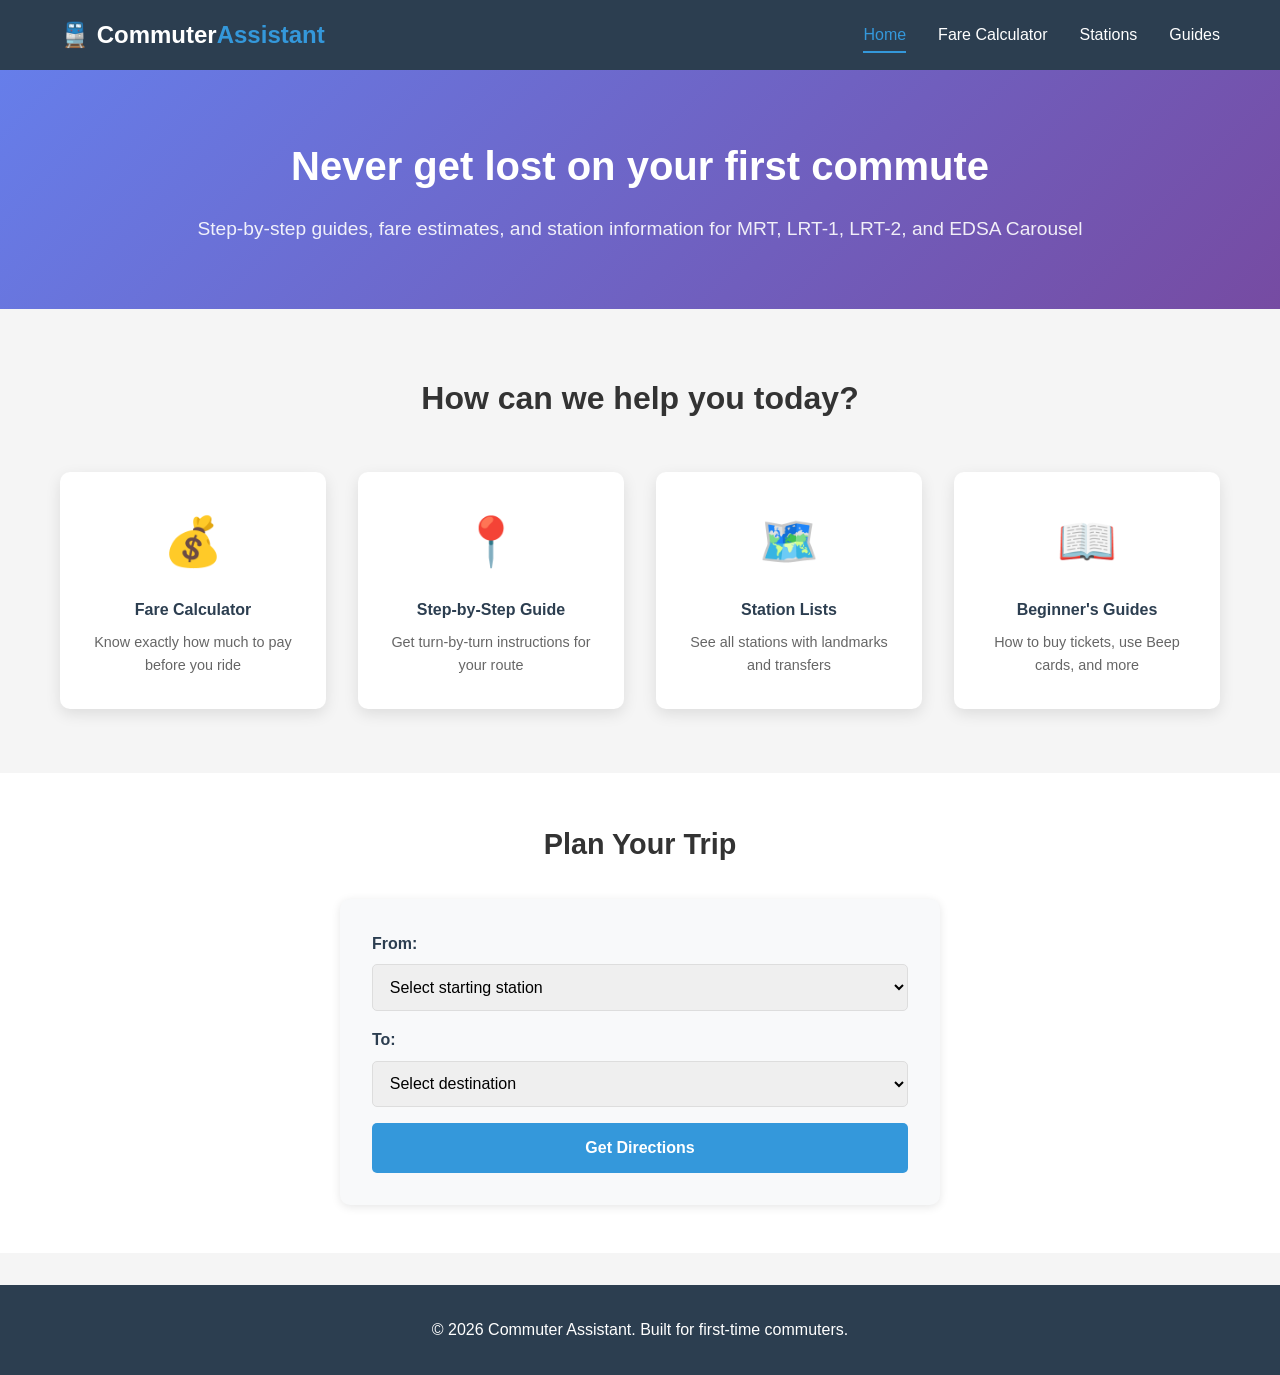
<file: index.html>
<!DOCTYPE html>
<html lang="en">
<head>
    <meta charset="UTF-8">
    <meta name="viewport" content="width=device-width, initial-scale=1.0">
    <title>Commuter Assistant | First-Time Commute Guide</title>
    <link rel="stylesheet" href="css/style.css">
</head>
<body>
    <header>
        <nav class="navbar">
            <div class="container">
                <h1 class="logo">🚆 Commuter<span>Assistant</span></h1>
                <ul class="nav-menu">
                    <li><a href="index.html" class="active">Home</a></li>
                    <li><a href="fare.html">Fare Calculator</a></li>
                    <li><a href="stations.html">Stations</a></li>
                    <li><a href="guides.html">Guides</a></li>
                </ul>
            </div>
        </nav>
    </header>

    <main>
        <section class="hero">
            <div class="container">
                <h2>Never get lost on your first commute</h2>
                <p>Step-by-step guides, fare estimates, and station information for MRT, LRT-1, LRT-2, and EDSA Carousel</p>
            </div>
        </section>

        <section class="features">
            <div class="container">
                <h3>How can we help you today?</h3>
                
                <div class="feature-grid">
                    <div class="feature-card" onclick="window.location.href='fare.html'">
                        <div class="feature-icon">💰</div>
                        <h4>Fare Calculator</h4>
                        <p>Know exactly how much to pay before you ride</p>
                    </div>

                    <div class="feature-card" onclick="window.location.href='#'" id="step-by-step-card">
                        <div class="feature-icon">📍</div>
                        <h4>Step-by-Step Guide</h4>
                        <p>Get turn-by-turn instructions for your route</p>
                    </div>

                    <div class="feature-card" onclick="window.location.href='stations.html'">
                        <div class="feature-icon">🗺️</div>
                        <h4>Station Lists</h4>
                        <p>See all stations with landmarks and transfers</p>
                    </div>

                    <div class="feature-card" onclick="window.location.href='guides.html'">
                        <div class="feature-icon">📖</div>
                        <h4>Beginner's Guides</h4>
                        <p>How to buy tickets, use Beep cards, and more</p>
                    </div>
                </div>
            </div>
        </section>

        <section class="quick-planner">
            <div class="container">
                <h3>Plan Your Trip</h3>
                <div class="planner-box">
                    <form id="trip-form">
                        <div class="form-group">
                            <label for="from-station">From:</label>
                            <select id="from-station" required>
                                <option value="">Select starting station</option>
                            </select>
                        </div>

                        <div class="form-group">
                            <label for="to-station">To:</label>
                            <select id="to-station" required>
                                <option value="">Select destination</option>
                            </select>
                        </div>

                        <button type="submit" class="btn-primary">Get Directions</button>
                    </form>

                    <div id="trip-result" class="trip-result" style="display: none;">
                        <!-- Results will appear here -->
                    </div>
                </div>
            </div>
        </section>
    </main>

    <footer>
        <div class="container">
            <p>&copy; 2026 Commuter Assistant. Built for first-time commuters.</p>
        </div>
    </footer>

    <script src="js/data.js"></script>
    <script src="js/main.js"></script>
</body>
</html>
</file>
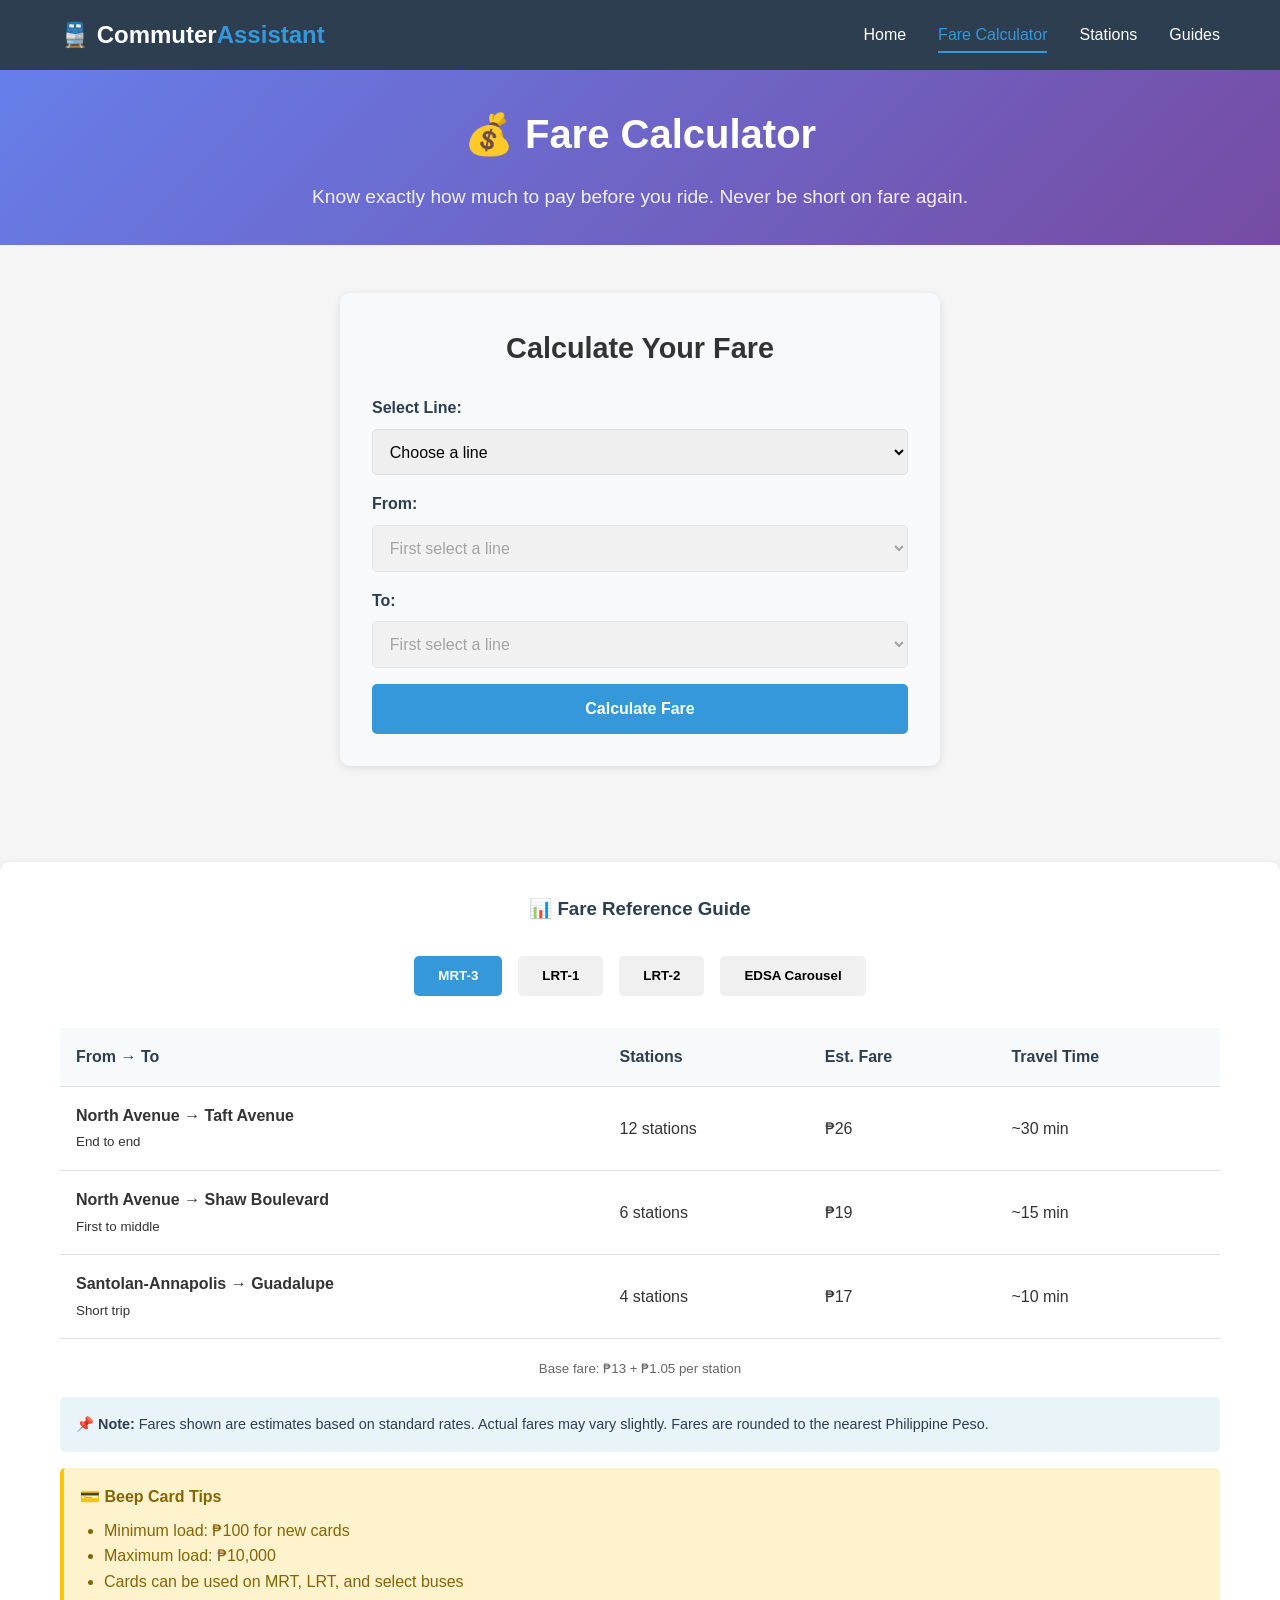
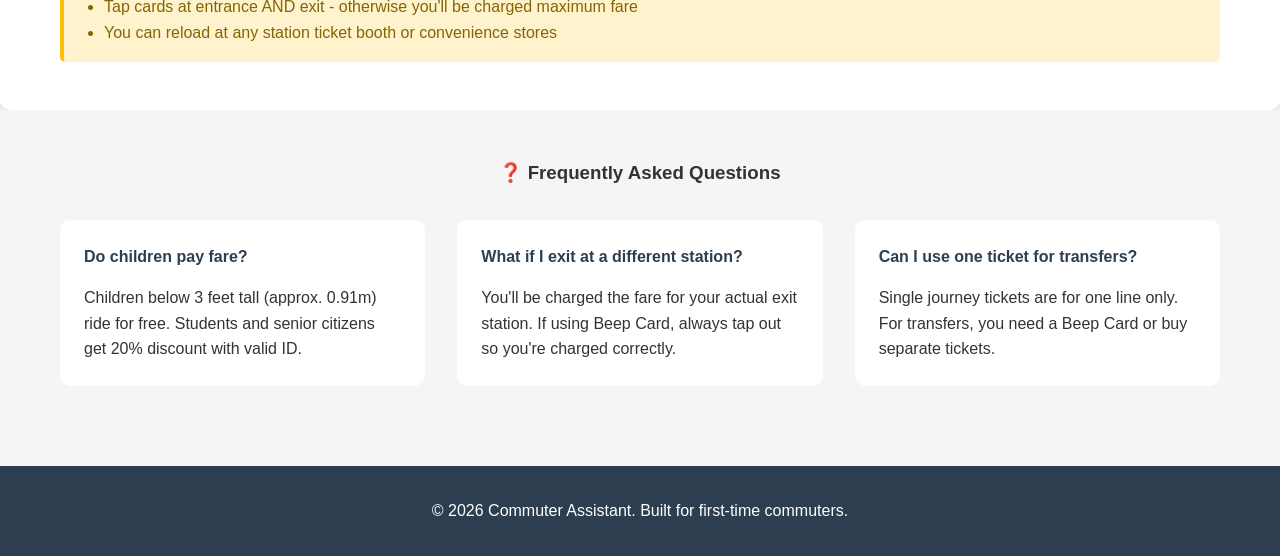
<file: fare.html>
<!DOCTYPE html>
<html lang="en">
<head>
    <meta charset="UTF-8">
    <meta name="viewport" content="width=device-width, initial-scale=1.0">
    <title>Fare Calculator | Commuter Assistant</title>
    <link rel="stylesheet" href="css/style.css">
    <style>
        /* Additional styles specific to fare calculator */
        .fare-matrix {
            margin-top: 3rem;
            background: white;
            padding: 2rem;
            border-radius: 10px;
            box-shadow: 0 2px 10px rgba(0,0,0,0.1);
        }

        .fare-matrix h3 {
            text-align: center;
            margin-bottom: 2rem;
            color: #2c3e50;
        }

        .line-tabs {
            display: flex;
            justify-content: center;
            gap: 1rem;
            margin-bottom: 2rem;
            flex-wrap: wrap;
        }

        .line-tab {
            padding: 0.8rem 1.5rem;
            background: #f0f0f0;
            border: none;
            border-radius: 5px;
            cursor: pointer;
            font-weight: 600;
            transition: all 0.3s;
        }

        .line-tab:hover {
            background: #e0e0e0;
        }

        .line-tab.active {
            background: #3498db;
            color: white;
        }

        .fare-table {
            width: 100%;
            border-collapse: collapse;
            margin-top: 1rem;
        }

        .fare-table th,
        .fare-table td {
            padding: 1rem;
            text-align: left;
            border-bottom: 1px solid #ddd;
        }

        .fare-table th {
            background: #f8f9fa;
            font-weight: 600;
            color: #2c3e50;
        }

        .fare-table tr:hover {
            background: #f5f5f5;
        }

        .fare-note {
            margin-top: 1rem;
            padding: 1rem;
            background: #e8f4f8;
            border-radius: 5px;
            font-size: 0.9rem;
            color: #2c3e50;
        }

        .recent-searches {
            margin-top: 2rem;
            padding: 1rem;
            background: #f8f9fa;
            border-radius: 5px;
        }

        .recent-search-item {
            padding: 0.5rem;
            border-bottom: 1px solid #eee;
            cursor: pointer;
            transition: background 0.3s;
        }

        .recent-search-item:hover {
            background: #e8f4f8;
        }

        .recent-search-item:last-child {
            border-bottom: none;
        }

        .fare-breakdown {
            background: white;
            padding: 1.5rem;
            border-radius: 5px;
            margin-top: 1rem;
        }

        .fare-breakdown p {
            margin: 0.5rem 0;
            display: flex;
            justify-content: space-between;
            border-bottom: 1px dashed #ddd;
            padding-bottom: 0.5rem;
        }

        .fare-breakdown .total {
            font-size: 1.2rem;
            font-weight: bold;
            color: #27ae60;
            border-bottom: 2px solid #27ae60;
            margin-top: 1rem;
            padding-top: 0.5rem;
        }

        .beep-card-tip {
            background: #fff3cd;
            border-left: 4px solid #ffc107;
            padding: 1rem;
            margin: 1rem 0;
            border-radius: 5px;
        }

        .beep-card-tip h4 {
            color: #856404;
            margin-bottom: 0.5rem;
        }

        .beep-card-tip ul {
            margin-left: 1.5rem;
            color: #856404;
        }
    </style>
</head>
<body>
    <header>
        <nav class="navbar">
            <div class="container">
                <h1 class="logo">🚆 Commuter<span>Assistant</span></h1>
                <ul class="nav-menu">
                    <li><a href="index.html">Home</a></li>
                    <li><a href="fare.html" class="active">Fare Calculator</a></li>
                    <li><a href="stations.html">Stations</a></li>
                    <li><a href="guides.html">Guides</a></li>
                </ul>
            </div>
        </nav>
    </header>

    <main>
        <section class="hero" style="padding: 2rem 0;">
            <div class="container">
                <h2>💰 Fare Calculator</h2>
                <p>Know exactly how much to pay before you ride. Never be short on fare again.</p>
            </div>
        </section>

        <section class="quick-planner" style="background: #f5f5f5;">
            <div class="container">
                <div class="planner-box">
                    <h3 style="text-align: center; margin-bottom: 1.5rem;">Calculate Your Fare</h3>
                    
                    <form id="fare-form">
                        <div class="form-group">
                            <label for="line-select">Select Line:</label>
                            <select id="line-select" required>
                                <option value="">Choose a line</option>
                                <option value="mrt3">MRT-3</option>
                                <option value="lrt1">LRT-1</option>
                                <option value="lrt2">LRT-2</option>
                                <option value="edsacarousel">EDSA Carousel</option>
                            </select>
                        </div>

                        <div class="form-group">
                            <label for="fare-from">From:</label>
                            <select id="fare-from" required disabled>
                                <option value="">First select a line</option>
                            </select>
                        </div>

                        <div class="form-group">
                            <label for="fare-to">To:</label>
                            <select id="fare-to" required disabled>
                                <option value="">First select a line</option>
                            </select>
                        </div>

                        <button type="submit" class="btn-primary" id="calculate-btn" disabled>Calculate Fare</button>
                    </form>

                    <div id="fare-result" class="trip-result" style="display: none;">
                        <!-- Fare result will appear here -->
                    </div>
                </div>

                <!-- Recent Searches (saved in browser) -->
                <div id="recent-searches" class="recent-searches" style="display: none;">
                    <h4>🕒 Recent Calculations</h4>
                    <div id="recent-searches-list">
                        <!-- Recent searches will appear here -->
                    </div>
                </div>
            </div>
        </section>

        <!-- Fare Matrix Reference -->
        <section class="fare-matrix">
            <div class="container">
                <h3>📊 Fare Reference Guide</h3>
                
                <div class="line-tabs">
                    <button class="line-tab active" data-line="mrt3">MRT-3</button>
                    <button class="line-tab" data-line="lrt1">LRT-1</button>
                    <button class="line-tab" data-line="lrt2">LRT-2</button>
                    <button class="line-tab" data-line="edsacarousel">EDSA Carousel</button>
                </div>

                <div id="fare-reference">
                    <!-- Fare reference table will be populated by JavaScript -->
                </div>

                <div class="fare-note">
                    <strong>📌 Note:</strong> Fares shown are estimates based on standard rates. 
                    Actual fares may vary slightly. Fares are rounded to the nearest Philippine Peso.
                </div>

                <div class="beep-card-tip">
                    <h4>💳 Beep Card Tips</h4>
                    <ul>
                        <li>Minimum load: ₱100 for new cards</li>
                        <li>Maximum load: ₱10,000</li>
                        <li>Cards can be used on MRT, LRT, and select buses</li>
                        <li>Tap cards at entrance AND exit - otherwise you'll be charged maximum fare</li>
                        <li>You can reload at any station ticket booth or convenience stores</li>
                    </ul>
                </div>
            </div>
        </section>

        <!-- FAQ Section -->
        <section style="background: #f5f5f5; padding: 3rem 0;">
            <div class="container">
                <h3 style="text-align: center; margin-bottom: 2rem;">❓ Frequently Asked Questions</h3>
                
                <div style="display: grid; grid-template-columns: repeat(auto-fit, minmax(300px, 1fr)); gap: 2rem;">
                    <div style="background: white; padding: 1.5rem; border-radius: 10px;">
                        <h4 style="color: #2c3e50; margin-bottom: 1rem;">Do children pay fare?</h4>
                        <p>Children below 3 feet tall (approx. 0.91m) ride for free. Students and senior citizens get 20% discount with valid ID.</p>
                    </div>

                    <div style="background: white; padding: 1.5rem; border-radius: 10px;">
                        <h4 style="color: #2c3e50; margin-bottom: 1rem;">What if I exit at a different station?</h4>
                        <p>You'll be charged the fare for your actual exit station. If using Beep Card, always tap out so you're charged correctly.</p>
                    </div>

                    <div style="background: white; padding: 1.5rem; border-radius: 10px;">
                        <h4 style="color: #2c3e50; margin-bottom: 1rem;">Can I use one ticket for transfers?</h4>
                        <p>Single journey tickets are for one line only. For transfers, you need a Beep Card or buy separate tickets.</p>
                    </div>
                </div>
            </div>
        </section>
    </main>

    <footer>
        <div class="container">
            <p>&copy; 2026 Commuter Assistant. Built for first-time commuters.</p>
        </div>
    </footer>

    <script src="js/data.js"></script>
    <script>
        // Fare Calculator Specific JavaScript
        
        document.addEventListener('DOMContentLoaded', function() {
            // Initialize the fare calculator
            initializeFareCalculator();
            
            // Load recent searches from localStorage
            loadRecentSearches();
            
            // Setup line tabs for fare reference
            setupLineTabs();
            
            // Show default fare reference (MRT-3)
            showFareReference('mrt3');
        });

        function initializeFareCalculator() {
            const lineSelect = document.getElementById('line-select');
            const fromSelect = document.getElementById('fare-from');
            const toSelect = document.getElementById('fare-to');
            const calculateBtn = document.getElementById('calculate-btn');
            const fareForm = document.getElementById('fare-form');

            // When line is selected, populate station dropdowns
            lineSelect.addEventListener('change', function() {
                const selectedLine = this.value;
                
                if (selectedLine) {
                    // Enable dropdowns
                    fromSelect.disabled = false;
                    toSelect.disabled = false;
                    calculateBtn.disabled = false;
                    
                    // Populate stations for this line
                    populateStationDropdownsForLine(selectedLine);
                } else {
                    // Disable dropdowns
                    fromSelect.disabled = true;
                    toSelect.disabled = true;
                    calculateBtn.disabled = true;
                    
                    // Reset dropdowns
                    fromSelect.innerHTML = '<option value="">First select a line</option>';
                    toSelect.innerHTML = '<option value="">First select a line</option>';
                }
            });

            // Handle form submission
            fareForm.addEventListener('submit', function(e) {
                e.preventDefault();
                calculateFare();
            });
        }

        function populateStationDropdownsForLine(line) {
            const fromSelect = document.getElementById('fare-from');
            const toSelect = document.getElementById('fare-to');
            
            // Get stations for the selected line
            const stations = transitData[line]?.stations || [];
            
            // Clear and populate from dropdown
            fromSelect.innerHTML = '<option value="">Select starting station</option>';
            stations.forEach(station => {
                const option = document.createElement('option');
                option.value = station;
                option.textContent = station;
                fromSelect.appendChild(option);
            });
            
            // Clear and populate to dropdown (same stations)
            toSelect.innerHTML = '<option value="">Select destination</option>';
            stations.forEach(station => {
                const option = document.createElement('option');
                option.value = station;
                option.textContent = station;
                toSelect.appendChild(option);
            });
        }

        function calculateFare() {
            const line = document.getElementById('line-select').value;
            const from = document.getElementById('fare-from').value;
            const to = document.getElementById('fare-to').value;
            const resultDiv = document.getElementById('fare-result');
            
            // Validation
            if (!from || !to) {
                alert('Please select both stations');
                return;
            }
            
            if (from === to) {
                alert('Starting point and destination cannot be the same');
                return;
            }
            
            // Calculate fare
            const lineData = transitData[line];
            const fareData = fareMatrix[line];
            
            const fromIndex = lineData.stations.indexOf(from);
            const toIndex = lineData.stations.indexOf(to);
            
            const stationCount = Math.abs(toIndex - fromIndex);
            const baseFare = fareData.baseFare;
            const perStation = fareData.perStation;

            function calculateFareForLine(line, fromIndex, toIndex) {
             const fareData = fareMatrix[line];
             const stationCount = Math.abs(toIndex - fromIndex);

            if (line === "edsacarousel") {
        // Step fare: first 5 stations are base fare
             if (stationCount <= 5) {
            return fareData.baseFare; // ₱15
            } else {
            // For stations beyond 5, add perStation for extra stations
            return Math.round(fareData.baseFare + ((stationCount - 5) * fareData.perStation));
            }
         } else {
        // Linear fare for other lines
        return Math.round(fareData.baseFare + (stationCount * fareData.perStation));
    }
}
            
            // Calculate different fare types
            //const singleJourneyFare = Math.round(baseFare + (stationCount * perStation));
            // New:
            const singleJourneyFare = calculateFareForLine(line, fromIndex, toIndex);
            const beepCardFare = Math.round((baseFare + (stationCount * perStation)) * 0.95); // 5% discount estimate
            const studentFare = Math.round(singleJourneyFare * 0.8); // 20% discount
            
            // Calculate travel time estimate (approx 2-3 minutes per station)
            const travelTime = stationCount * 2.5; // minutes
            const formattedTime = travelTime < 60 ? 
                `${Math.round(travelTime)} minutes` : 
                `${Math.floor(travelTime/60)} hour ${Math.round(travelTime%60)} minutes`;
            
            // Get direction
            const direction = fromIndex < toIndex ? 
                `toward ${lineData.stations[lineData.stations.length - 1]}` : 
                `toward ${lineData.stations[0]}`;
            
            // Save to recent searches
            saveRecentSearch(line, from, to, singleJourneyFare);
            
            // Display result
            resultDiv.innerHTML = `
                <h4>🚆 Fare Result: ${from} → ${to}</h4>
                
                <div class="fare-breakdown">
                    <p><span>Distance:</span> <strong>${stationCount} station${stationCount > 1 ? 's' : ''}</strong></p>
                    <p><span>Direction:</span> <strong>${direction}</strong></p>
                    <p><span>Estimated travel time:</span> <strong>${formattedTime}</strong></p>
                    
                    <h4 style="margin-top: 1rem; color: #2c3e50;">💰 Fare Options:</h4>
                    
                    <p><span>Single Journey Ticket:</span> <strong style="color: #e67e22;">₱${singleJourneyFare}</strong></p>
                    <p><span>Beep Card (estimated):</span> <strong style="color: #27ae60;">₱${beepCardFare}</strong> <span style="font-size: 0.8rem; color: #666;">(~5% discount)</span></p>
                    <p><span>Student/Senior:</span> <strong style="color: #2980b9;">₱${studentFare}</strong> <span style="font-size: 0.8rem; color: #666;">(with valid ID)</span></p>
                    
                    <div class="total">
                        <span>Recommended load:</span> 
                        <strong>₱${Math.ceil(singleJourneyFare / 10) * 10}+</strong>
                        <span style="font-size: 0.8rem; font-weight: normal; color: #666;">(round up for buffer)</span>
                    </div>
                </div>
                
                <div style="margin-top: 1rem; padding: 1rem; background: #e8f4f8; border-radius: 5px;">
                    <p style="margin: 0; font-size: 0.9rem;">
                        <strong>💡 Tip:</strong> If using Beep Card, make sure you have at least ₱${singleJourneyFare + 20} load 
                        in case you need to transfer or take a different route.
                    </p>
                </div>
                
                <div style="margin-top: 1rem; text-align: right;">
                    <small>Fares updated: March 2026</small>
                </div>
            `;
            
            resultDiv.style.display = 'block';
            
            // Refresh recent searches
            loadRecentSearches();
        }

        function saveRecentSearch(line, from, to, fare) {
            let searches = JSON.parse(localStorage.getItem('recentFareSearches') || '[]');
            
            // Add to beginning
            searches.unshift({
                line: line,
                from: from,
                to: to,
                fare: fare,
                timestamp: new Date().toLocaleString()
            });
            
            // Keep only last 5 searches
            searches = searches.slice(0, 5);
            
            localStorage.setItem('recentFareSearches', JSON.stringify(searches));
        }

        function loadRecentSearches() {
            const searches = JSON.parse(localStorage.getItem('recentFareSearches') || '[]');
            const container = document.getElementById('recent-searches');
            const listDiv = document.getElementById('recent-searches-list');
            
            if (searches.length === 0) {
                container.style.display = 'none';
                return;
            }
            
            container.style.display = 'block';
            
            let html = '';
            searches.forEach(search => {
                const lineName = transitData[search.line]?.name || search.line;
                html += `
                    <div class="recent-search-item" onclick="quickFillSearch('${search.line}', '${search.from}', '${search.to}')">
                        <strong>${search.from} → ${search.to}</strong><br>
                        <small>${lineName} | ₱${search.fare} | ${search.timestamp}</small>
                    </div>
                `;
            });
            
            listDiv.innerHTML = html;
        }

        function quickFillSearch(line, from, to) {
            document.getElementById('line-select').value = line;
            
            // Trigger change event to load stations
            const event = new Event('change');
            document.getElementById('line-select').dispatchEvent(event);
            
            // Small delay to ensure stations are loaded
            setTimeout(() => {
                document.getElementById('fare-from').value = from;
                document.getElementById('fare-to').value = to;
                
                // Calculate fare
                calculateFare();
            }, 100);
        }

        function setupLineTabs() {
            const tabs = document.querySelectorAll('.line-tab');
            
            tabs.forEach(tab => {
                tab.addEventListener('click', function() {
                    // Remove active class from all tabs
                    tabs.forEach(t => t.classList.remove('active'));
                    
                    // Add active class to clicked tab
                    this.classList.add('active');
                    
                    // Show fare reference for selected line
                    const line = this.dataset.line;
                    showFareReference(line);
                });
            });
        }

        function showFareReference(line) {
            const referenceDiv = document.getElementById('fare-reference');
            const lineData = transitData[line];
            const fareData = fareMatrix[line];
            
            if (!lineData || !fareData) return;
            
            let html = `
                <table class="fare-table">
                    <thead>
                        <tr>
                            <th>From → To</th>
                            <th>Stations</th>
                            <th>Est. Fare</th>
                            <th>Travel Time</th>
                        </tr>
                    </thead>
                    <tbody>
            `;
            
            // Show sample routes (first to last, first to middle, etc.)
            const stations = lineData.stations;
            const samples = [
                { from: stations[0], to: stations[stations.length - 1], desc: "End to end" },
                { from: stations[0], to: stations[Math.floor(stations.length/2)], desc: "First to middle" },
                { from: stations[Math.floor(stations.length/3)], to: stations[Math.floor(stations.length*2/3)], desc: "Short trip" }
            ];
            
            samples.forEach(sample => {
                const fromIndex = stations.indexOf(sample.from);
                const toIndex = stations.indexOf(sample.to);
                const stationCount = Math.abs(toIndex - fromIndex);
                const fare = Math.round(fareData.baseFare + (stationCount * fareData.perStation));
                const travelTime = Math.round(stationCount * 2.5); // minutes
                
                html += `
                    <tr>
                        <td><strong>${sample.from}</strong> → <strong>${sample.to}</strong><br><small>${sample.desc}</small></td>
                        <td>${stationCount} stations</td>
                        <td>₱${fare}</td>
                        <td>~${travelTime} min</td>
                    </tr>
                `;
            });
            
            html += `
                    </tbody>
                </table>
                <p style="margin-top: 1rem; text-align: center; color: #666;">
                    <small>Base fare: ₱${fareData.baseFare} + ₱${fareData.perStation.toFixed(2)} per station</small>
                </p>
            `;
            
            referenceDiv.innerHTML = html;
        }

        // Make quickFillSearch available globally
        window.quickFillSearch = quickFillSearch;
    </script>
</body>
</html>
</file>
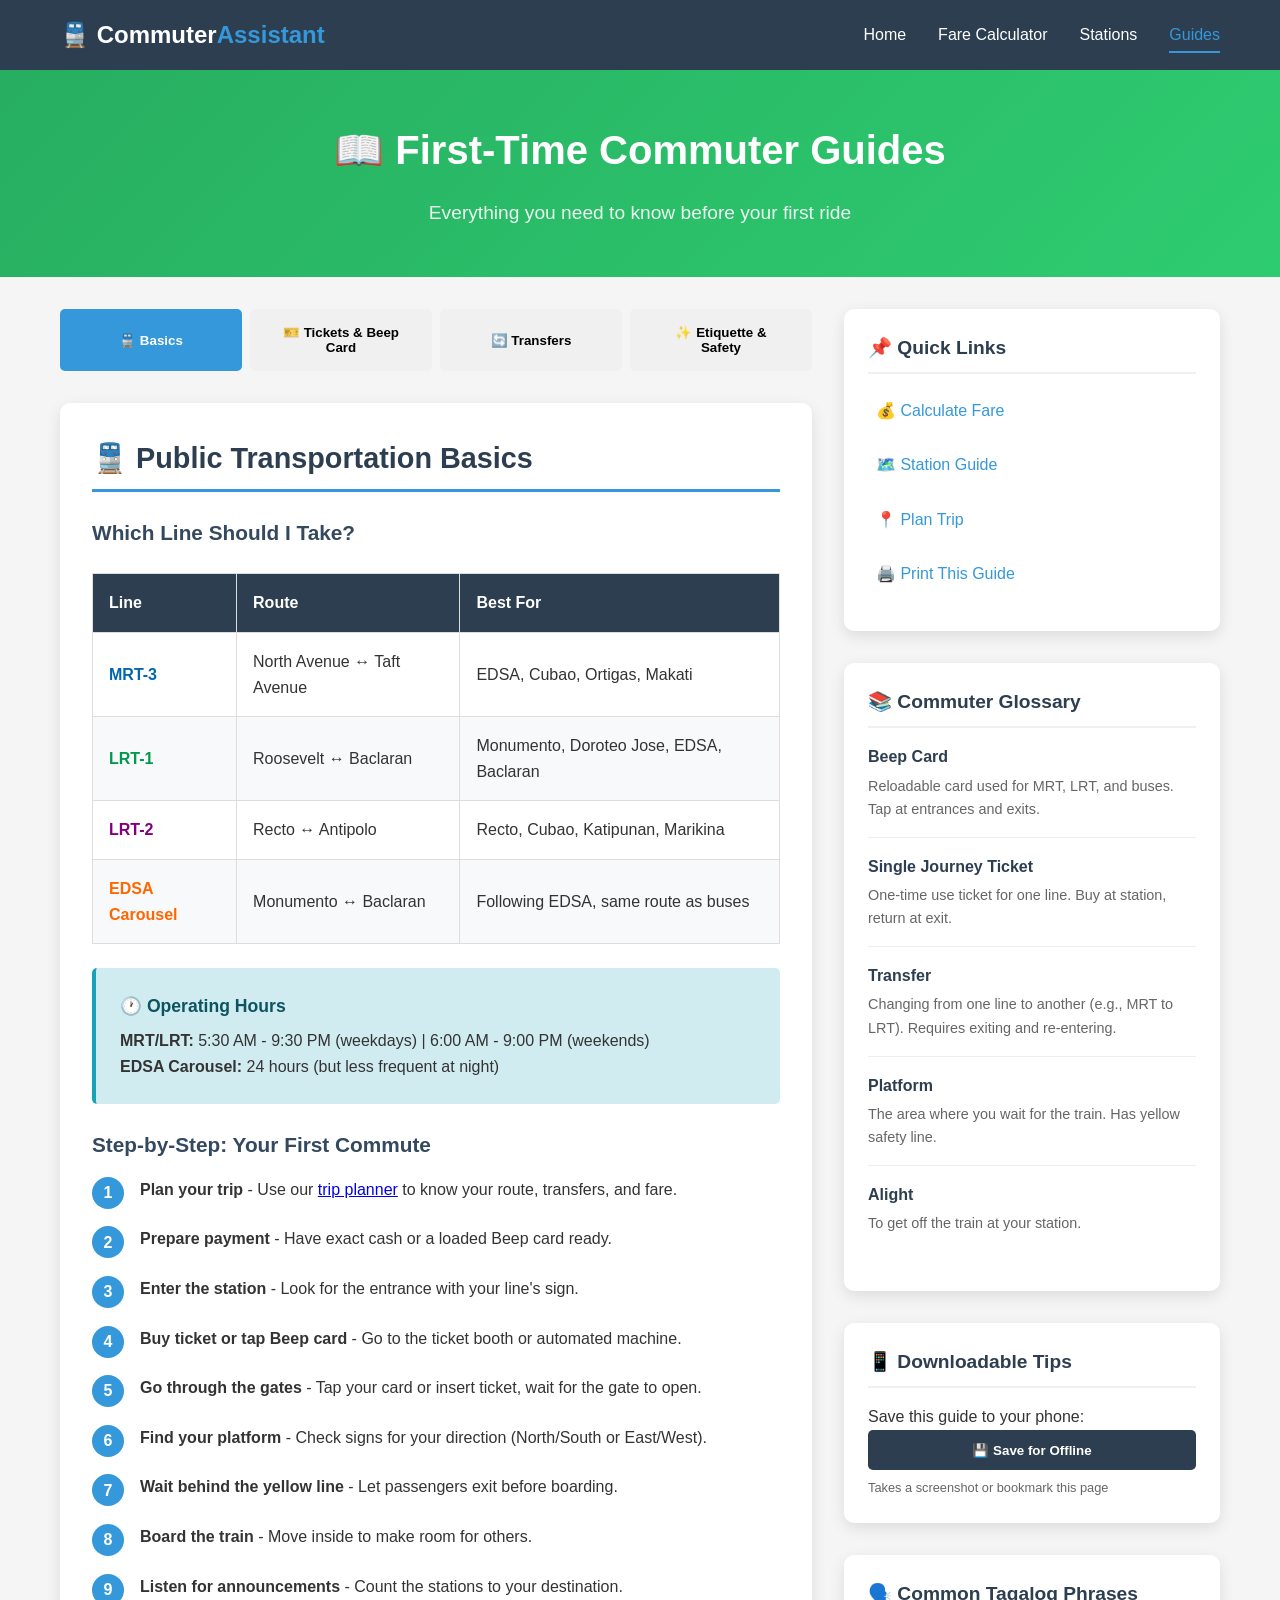
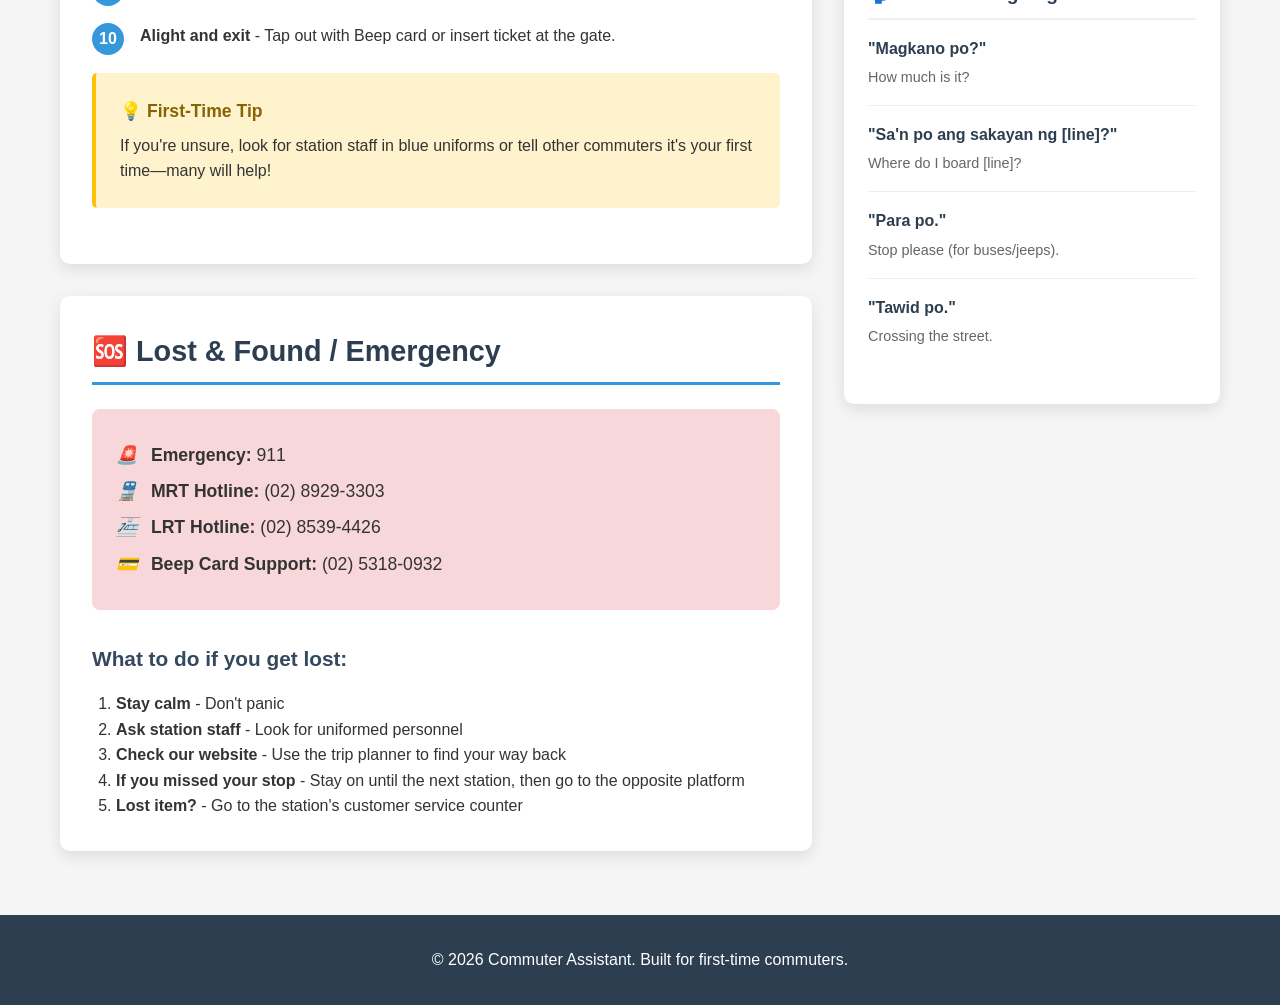
<file: guides.html>
<!DOCTYPE html>
<html lang="en">
<head>
    <meta charset="UTF-8">
    <meta name="viewport" content="width=device-width, initial-scale=1.0">
    <title>Beginner's Guides | Commuter Assistant</title>
    <link rel="stylesheet" href="css/style.css">
    <style>
        /* Additional styles for guides page */
        .guides-hero {
            background: linear-gradient(135deg, #27ae60 0%, #2ecc71 100%);
            color: white;
            text-align: center;
            padding: 3rem 0;
        }

        .guides-hero h2 {
            font-size: 2.5rem;
            margin-bottom: 1rem;
        }

        .guides-hero p {
            font-size: 1.2rem;
            opacity: 0.9;
        }

        .guides-container {
            display: grid;
            grid-template-columns: 2fr 1fr;
            gap: 2rem;
            margin-top: 2rem;
        }

        /* Main guide content */
        .guide-section {
            background: white;
            border-radius: 10px;
            padding: 2rem;
            margin-bottom: 2rem;
            box-shadow: 0 5px 15px rgba(0,0,0,0.1);
        }

        .guide-section h3 {
            color: #2c3e50;
            margin-bottom: 1.5rem;
            font-size: 1.8rem;
            border-bottom: 3px solid #3498db;
            padding-bottom: 0.5rem;
        }

        .guide-section h4 {
            color: #34495e;
            margin: 1.5rem 0 1rem 0;
            font-size: 1.3rem;
        }

        .guide-section h4:first-of-type {
            margin-top: 0;
        }

        .step-by-step {
            list-style: none;
            padding: 0;
        }

        .step-by-step li {
            margin-bottom: 1.5rem;
            padding-left: 3rem;
            position: relative;
            counter-increment: step-counter;
        }

        .step-by-step {
            counter-reset: step-counter;
        }

        .step-by-step li::before {
            content: counter(step-counter);
            position: absolute;
            left: 0;
            top: 0;
            width: 2rem;
            height: 2rem;
            background: #3498db;
            color: white;
            border-radius: 50%;
            display: flex;
            align-items: center;
            justify-content: center;
            font-weight: bold;
        }

        .tip-box {
            background: #fff3cd;
            border-left: 4px solid #ffc107;
            padding: 1.5rem;
            margin: 1.5rem 0;
            border-radius: 5px;
        }

        .tip-box h5 {
            color: #856404;
            margin-bottom: 0.5rem;
            font-size: 1.1rem;
        }

        .warning-box {
            background: #f8d7da;
            border-left: 4px solid #dc3545;
            padding: 1.5rem;
            margin: 1.5rem 0;
            border-radius: 5px;
        }

        .warning-box h5 {
            color: #721c24;
            margin-bottom: 0.5rem;
            font-size: 1.1rem;
        }

        .info-box {
            background: #d1ecf1;
            border-left: 4px solid #17a2b8;
            padding: 1.5rem;
            margin: 1.5rem 0;
            border-radius: 5px;
        }

        .info-box h5 {
            color: #0c5460;
            margin-bottom: 0.5rem;
            font-size: 1.1rem;
        }

        .guide-image-placeholder {
            background: #f0f0f0;
            border-radius: 10px;
            padding: 2rem;
            text-align: center;
            margin: 1rem 0;
            border: 2px dashed #ccc;
        }

        .guide-image-placeholder i {
            font-size: 3rem;
            color: #999;
            display: block;
            margin-bottom: 1rem;
        }

        /* Sidebar */
        .guides-sidebar {
            position: sticky;
            top: 2rem;
            height: fit-content;
        }

        .sidebar-widget {
            background: white;
            border-radius: 10px;
            padding: 1.5rem;
            margin-bottom: 2rem;
            box-shadow: 0 5px 15px rgba(0,0,0,0.1);
        }

        .sidebar-widget h4 {
            color: #2c3e50;
            margin-bottom: 1rem;
            font-size: 1.2rem;
            border-bottom: 2px solid #f0f0f0;
            padding-bottom: 0.5rem;
        }

        .quick-links {
            list-style: none;
            padding: 0;
        }

        .quick-links li {
            margin-bottom: 0.8rem;
        }

        .quick-links a {
            color: #3498db;
            text-decoration: none;
            display: block;
            padding: 0.5rem;
            border-radius: 5px;
            transition: background 0.3s;
        }

        .quick-links a:hover {
            background: #f0f0f0;
            color: #2980b9;
        }

        .glossary-term {
            margin-bottom: 1rem;
            padding-bottom: 1rem;
            border-bottom: 1px solid #eee;
        }

        .glossary-term:last-child {
            border-bottom: none;
        }

        .glossary-term strong {
            color: #2c3e50;
            display: block;
            margin-bottom: 0.3rem;
        }

        .glossary-term p {
            color: #666;
            font-size: 0.9rem;
            margin: 0;
        }

        .emergency-numbers {
            background: #f8d7da;
            border-radius: 8px;
            padding: 1rem;
        }

        .emergency-numbers p {
            margin: 0.5rem 0;
            font-size: 1.1rem;
        }

        .emergency-numbers i {
            margin-right: 0.5rem;
            color: #dc3545;
        }

        .print-guide {
            text-align: center;
            margin-top: 1rem;
        }

        .print-btn {
            background: #2c3e50;
            color: white;
            border: none;
            padding: 0.8rem 1.5rem;
            border-radius: 5px;
            cursor: pointer;
            font-weight: 600;
            transition: background 0.3s;
            width: 100%;
        }

        .print-btn:hover {
            background: #34495e;
        }

        /* Tab navigation for guides */
        .guide-tabs {
            display: flex;
            gap: 0.5rem;
            margin-bottom: 2rem;
            flex-wrap: wrap;
        }

        .guide-tab {
            padding: 1rem 2rem;
            background: #f0f0f0;
            border: none;
            border-radius: 5px;
            cursor: pointer;
            font-weight: 600;
            transition: all 0.3s;
            flex: 1;
            min-width: 150px;
        }

        .guide-tab:hover {
            background: #e0e0e0;
        }

        .guide-tab.active {
            background: #3498db;
            color: white;
        }

        .guide-content {
            display: none;
        }

        .guide-content.active {
            display: block;
        }

        /* Comparison table */
        .comparison-table {
            width: 100%;
            border-collapse: collapse;
            margin: 1.5rem 0;
        }

        .comparison-table th,
        .comparison-table td {
            padding: 1rem;
            text-align: left;
            border: 1px solid #ddd;
        }

        .comparison-table th {
            background: #2c3e50;
            color: white;
        }

        .comparison-table tr:nth-child(even) {
            background: #f8f9fa;
        }

        .comparison-table tr:hover {
            background: #e8f4f8;
        }

        @media (max-width: 768px) {
            .guides-container {
                grid-template-columns: 1fr;
            }
            
            .guides-sidebar {
                position: static;
            }
            
            .guide-tabs {
                flex-direction: column;
            }
        }
    </style>
</head>
<body>
    <header>
        <nav class="navbar">
            <div class="container">
                <h1 class="logo">🚆 Commuter<span>Assistant</span></h1>
                <ul class="nav-menu">
                    <li><a href="index.html">Home</a></li>
                    <li><a href="fare.html">Fare Calculator</a></li>
                    <li><a href="stations.html">Stations</a></li>
                    <li><a href="guides.html" class="active">Guides</a></li>
                </ul>
            </div>
        </nav>
    </header>

    <main>
        <section class="guides-hero">
            <div class="container">
                <h2>📖 First-Time Commuter Guides</h2>
                <p>Everything you need to know before your first ride</p>
            </div>
        </section>

        <div class="container">
            <div class="guides-container">
                <!-- Main Content -->
                <div class="guides-main">
                    <!-- Guide Tabs -->
                    <div class="guide-tabs">
                        <button class="guide-tab active" data-tab="basics">🚆 Basics</button>
                        <button class="guide-tab" data-tab="tickets">🎫 Tickets & Beep Card</button>
                        <button class="guide-tab" data-tab="transfers">🔄 Transfers</button>
                        <button class="guide-tab" data-tab="etiquette">✨ Etiquette & Safety</button>
                    </div>

                    <!-- Guide: Basics -->
                    <div id="guide-basics" class="guide-content active">
                        <div class="guide-section">
                            <h3>🚆 Public Transportation Basics</h3>
                            
                            <h4>Which Line Should I Take?</h4>
                            
                            <table class="comparison-table">
                                <thead>
                                    <tr>
                                        <th>Line</th>
                                        <th>Route</th>
                                        <th>Best For</th>
                                    </tr>
                                </thead>
                                <tbody>
                                    <tr>
                                        <td><strong style="color: #0066b3;">MRT-3</strong></td>
                                        <td>North Avenue ↔ Taft Avenue</td>
                                        <td>EDSA, Cubao, Ortigas, Makati</td>
                                    </tr>
                                    <tr>
                                        <td><strong style="color: #00994d;">LRT-1</strong></td>
                                        <td>Roosevelt ↔ Baclaran</td>
                                        <td>Monumento, Doroteo Jose, EDSA, Baclaran</td>
                                    </tr>
                                    <tr>
                                        <td><strong style="color: #800080;">LRT-2</strong></td>
                                        <td>Recto ↔ Antipolo</td>
                                        <td>Recto, Cubao, Katipunan, Marikina</td>
                                    </tr>
                                    <tr>
                                        <td><strong style="color: #ff6600;">EDSA Carousel</strong></td>
                                        <td>Monumento ↔ Baclaran</td>
                                        <td>Following EDSA, same route as buses</td>
                                    </tr>
                                </tbody>
                            </table>

                            <div class="info-box">
                                <h5>🕐 Operating Hours</h5>
                                <p><strong>MRT/LRT:</strong> 5:30 AM - 9:30 PM (weekdays) | 6:00 AM - 9:00 PM (weekends)</p>
                                <p><strong>EDSA Carousel:</strong> 24 hours (but less frequent at night)</p>
                            </div>

                            <h4>Step-by-Step: Your First Commute</h4>
                            
                            <ol class="step-by-step">
                                <li>
                                    <strong>Plan your trip</strong> - Use our <a href="index.html">trip planner</a> to know your route, transfers, and fare.
                                </li>
                                <li>
                                    <strong>Prepare payment</strong> - Have exact cash or a loaded Beep card ready.
                                </li>
                                <li>
                                    <strong>Enter the station</strong> - Look for the entrance with your line's sign.
                                </li>
                                <li>
                                    <strong>Buy ticket or tap Beep card</strong> - Go to the ticket booth or automated machine.
                                </li>
                                <li>
                                    <strong>Go through the gates</strong> - Tap your card or insert ticket, wait for the gate to open.
                                </li>
                                <li>
                                    <strong>Find your platform</strong> - Check signs for your direction (North/South or East/West).
                                </li>
                                <li>
                                    <strong>Wait behind the yellow line</strong> - Let passengers exit before boarding.
                                </li>
                                <li>
                                    <strong>Board the train</strong> - Move inside to make room for others.
                                </li>
                                <li>
                                    <strong>Listen for announcements</strong> - Count the stations to your destination.
                                </li>
                                <li>
                                    <strong>Alight and exit</strong> - Tap out with Beep card or insert ticket at the gate.
                                </li>
                            </ol>

                            <div class="tip-box">
                                <h5>💡 First-Time Tip</h5>
                                <p>If you're unsure, look for station staff in blue uniforms or tell other commuters it's your first time—many will help!</p>
                            </div>
                        </div>
                    </div>

                    <!-- Guide: Tickets & Beep Card -->
                    <div id="guide-tickets" class="guide-content">
                        <div class="guide-section">
                            <h3>🎫 Tickets & Beep Card Guide</h3>
                            
                            <h4>Option 1: Single Journey Ticket</h4>
                            <p>Good for one trip on one line. Buy at ticket booths or vending machines.</p>
                            
                            <ol class="step-by-step">
                                <li>
                                    <strong>Check the fare</strong> - Use our <a href="fare.html">fare calculator</a> to know the amount.
                                </li>
                                <li>
                                    <strong>Go to the ticket booth</strong> - Tell the cashier your destination station.
                                </li>
                                <li>
                                    <strong>Pay exact fare</strong> - Cashiers may not have change for large bills.
                                </li>
                                <li>
                                    <strong>Get your ticket</strong> - It's a small plastic card with magnetic strip.
                                </li>
                                <li>
                                    <strong>Insert at entrance gate</strong> - Ticket pops out on top, take it.
                                </li>
                                <li>
                                    <strong>Keep your ticket</strong> - You'll need it to exit.
                                </li>
                                <li>
                                    <strong>Insert at exit gate</strong> - Gate keeps the ticket, you walk through.
                                </li>
                            </ol>

                            <h4 style="margin-top: 2rem;">Option 2: Beep Card (Recommended)</h4>
                            <p>A reloadable card that works on MRT, LRT, and select buses. Saves time and gives small discounts.</p>
                            
                            <ol class="step-by-step">
                                <li>
                                    <strong>Buy a Beep card</strong> - At any station ticket booth. Cost: ₱100 (includes ₱80 load).
                                </li>
                                <li>
                                    <strong>Check your balance</strong> - Tap on the red scanner at station entrances.
                                </li>
                                <li>
                                    <strong>Reload when low</strong> - At ticket booths, vending machines, or convenience stores (7-Eleven, Ministop).
                                </li>
                                <li>
                                    <strong>Tap at entrance</strong> - Green light means success, red means insufficient balance.
                                </li>
                                <li>
                                    <strong>Tap at exit</strong> - Always tap out, or you'll be charged maximum fare next time.
                                </li>
                            </ol>

                            <div class="tip-box">
                                <h5>💰 Beep Card Tips</h5>
                                <ul style="margin-left: 1.5rem;">
                                    <li>Minimum load: ₱100 for new cards</li>
                                    <li>Maximum load: ₱10,000</li>
                                    <li>Keep card away from magnets and phones (can demagnetize)</li>
                                    <li>Register your card at beep.com.ph to protect balance if lost</li>
                                    <li>Student and senior discounts available with valid ID (must be verified at station)</li>
                                </ul>
                            </div>

                            <div class="warning-box">
                                <h5>⚠️ Common Mistakes</h5>
                                <ul style="margin-left: 1.5rem;">
                                    <li><strong>Not tapping out</strong> - You'll be charged maximum fare next time</li>
                                    <li><strong>Insufficient balance</strong> - Can't enter; reload at vending machines inside station</li>
                                    <li><strong>Losing your single journey ticket</strong> - You'll have to pay again to exit</li>
                                </ul>
                            </div>
                        </div>
                    </div>

                    <!-- Guide: Transfers -->
                    <div id="guide-transfers" class="guide-content">
                        <div class="guide-section">
                            <h3>🔄 How to Transfer Between Lines</h3>
                            
                            <h4>Major Transfer Stations</h4>
                            
                            <table class="comparison-table">
                                <thead>
                                    <tr>
                                        <th>Transfer Point</th>
                                        <th>Connect</th>
                                        <th>How to Transfer</th>
                                    </tr>
                                </thead>
                                <tbody>
                                    <tr>
                                        <td><strong>Araneta Center-Cubao</strong></td>
                                        <td>MRT-3 ↔ LRT-2</td>
                                        <td>Exit MRT station, walk through Farmers Plaza to LRT-2 (5-7 minutes)</td>
                                    </tr>
                                    <tr>
                                        <td><strong>EDSA / Taft Avenue</strong></td>
                                        <td>LRT-1 ↔ MRT-3</td>
                                        <td>Walk from LRT-1 EDSA station to MRT-3 Taft station via connecting walkway (3-5 minutes)</td>
                                    </tr>
                                    <tr>
                                        <td><strong>Doroteo Jose / Recto</strong></td>
                                        <td>LRT-1 ↔ LRT-2</td>
                                        <td>Exit LRT-1 Doroteo Jose, walk to LRT-2 Recto station via covered walkway (3-4 minutes)</td>
                                    </tr>
                                    <tr>
                                        <td><strong>Monumento</strong></td>
                                        <td>LRT-1 ↔ EDSA Carousel</td>
                                        <td>LRT-1 station is above; EDSA Carousel stops below on EDSA</td>
                                    </tr>
                                </tbody>
                            </table>

                            <h4 style="margin-top: 2rem;">Step-by-Step: Transferring at Cubao</h4>
                            
                            <ol class="step-by-step">
                                <li>
                                    <strong>Alight at MRT-3 Araneta Center-Cubao</strong> - Follow signs to "Exit A" or "Farmers Plaza"
                                </li>
                                <li>
                                    <strong>Exit the paid area</strong> - Tap out with Beep card or insert ticket
                                </li>
                                <li>
                                    <strong>Walk through Farmers Plaza</strong> - Go straight, pass the food court
                                </li>
                                <li>
                                    <strong>Exit Farmers Plaza</strong> - Cross the street toward Gateway Mall
                                </li>
                                <li>
                                    <strong>Look for LRT-2 signs</strong> - Entrance is near Gateway Mall
                                </li>
                                <li>
                                    <strong>Enter LRT-2 station</strong> - Buy new ticket or tap Beep card
                                </li>
                                <li>
                                    <strong>Go to platform</strong> - Check if you need East (Antipolo) or West (Recto)
                                </li>
                            </ol>

                            <div class="tip-box">
                                <h5>💡 Transfer Tips</h5>
                                <ul style="margin-left: 1.5rem;">
                                    <li>You need a separate ticket or Beep card for each line (no free transfers)</li>
                                    <li>Beep cards work on all lines - just tap in and out at each station</li>
                                    <li>During rush hour, transfers can be very crowded - allow extra time</li>
                                    <li>Follow the crowd - many commuters make these transfers daily</li>
                                </ul>
                            </div>

                            <div class="warning-box">
                                <h5>⚠️ Important</h5>
                                <p>You cannot transfer without exiting and re-entering. You must pay separate fares for each line unless using a Beep card (still pays separately but no need to buy new ticket).</p>
                            </div>
                        </div>
                    </div>

                    <!-- Guide: Etiquette & Safety -->
                    <div id="guide-etiquette" class="guide-content">
                        <div class="guide-section">
                            <h3>✨ Commuter Etiquette & Safety</h3>
                            
                            <h4>Train Etiquette (The Unspoken Rules)</h4>
                            
                            <ul style="margin-left: 1.5rem; margin-bottom: 2rem;">
                                <li><strong>Let passengers exit first</strong> - Stand on the sides, not in front of the door</li>
                                <li><strong>Move inside</strong> - Don't block the doors; move toward the center</li>
                                <li><strong>Give up seats</strong> - For elderly, pregnant, persons with disabilities, and parents with children</li>
                                <li><strong>No eating or drinking</strong> - Not allowed inside stations or trains</li>
                                <li><strong>Keep volume low</strong> - Use headphones, speak quietly</li>
                                <li><strong>No leaning on poles</strong> - Others need to hold them</li>
                                <li><strong>Keep bags in front</strong> - Creates more space and prevents pickpocketing</li>
                            </ul>

                            <h4>Safety Tips</h4>
                            
                            <div class="row" style="display: grid; grid-template-columns: 1fr 1fr; gap: 1rem;">
                                <div class="info-box">
                                    <h5>✅ DO</h5>
                                    <ul style="margin-left: 1.5rem;">
                                        <li>Keep valuables in front pockets</li>
                                        <li>Be aware of your surroundings</li>
                                        <li>Know your exit before arriving</li>
                                        <li>Use designated waiting areas</li>
                                        <li>Report suspicious items to security</li>
                                    </ul>
                                </div>
                                
                                <div class="warning-box">
                                    <h5>❌ DON'T</h5>
                                    <ul style="margin-left: 1.5rem;">
                                        <li>Use phone near doors (snatching risk)</li>
                                        <li>Fall asleep - you might miss your stop</li>
                                        <li>Board overcrowded trains (wait for next)</li>
                                        <li>Give money to strangers</li>
                                    </ul>
                                </div>
                            </div>

                            <h4 style="margin-top: 2rem;">Rush Hour Survival Guide</h4>
                            
                            <p><strong>Peak hours:</strong> 7:00-9:00 AM and 5:00-8:00 PM (weekdays)</p>
                            
                            <ol class="step-by-step">
                                <li>
                                    <strong>Arrive early</strong> - Queues can be 15-30 minutes long
                                </li>
                                <li>
                                    <strong>Have payment ready</strong> - Beep card is fastest
                                </li>
                                <li>
                                    <strong>Position yourself wisely</strong> - First car is usually less crowded
                                </li>
                                <li>
                                    <strong>Let people off first</strong> - Otherwise no one can move
                                </li>
                                <li>
                                    <strong>Move to the center</strong> - Don't block doors
                                </li>
                                <li>
                                    <strong>Be patient</strong> - Everyone is trying to get to work/school too
                                </li>
                            </ol>

                            <div class="tip-box">
                                <h5>🎒 What to Bring</h5>
                                <ul style="margin-left: 1.5rem;">
                                    <li>Beep card or exact cash</li>
                                    <li>Water (but don't drink inside train)</li>
                                    <li>Hand sanitizer</li>
                                    <li>Face mask (still required in some stations)</li>
                                    <li>Phone with data (for our website!)</li>
                                </ul>
                            </div>
                        </div>
                    </div>

                    <!-- Lost & Found Section -->
                    <div class="guide-section">
                        <h3>🆘 Lost & Found / Emergency</h3>
                        
                        <div class="emergency-numbers" style="background: #f8d7da; padding: 1.5rem;">
                            <p><i>🚨</i> <strong>Emergency:</strong> 911</p>
                            <p><i>🚆</i> <strong>MRT Hotline:</strong> (02) 8929-3303</p>
                            <p><i>🚈</i> <strong>LRT Hotline:</strong> (02) 8539-4426</p>
                            <p><i>💳</i> <strong>Beep Card Support:</strong> (02) 5318-0932</p>
                        </div>

                        <h4 style="margin-top: 2rem;">What to do if you get lost:</h4>
                        <ol style="margin-left: 1.5rem;">
                            <li><strong>Stay calm</strong> - Don't panic</li>
                            <li><strong>Ask station staff</strong> - Look for uniformed personnel</li>
                            <li><strong>Check our website</strong> - Use the trip planner to find your way back</li>
                            <li><strong>If you missed your stop</strong> - Stay on until the next station, then go to the opposite platform</li>
                            <li><strong>Lost item?</strong> - Go to the station's customer service counter</li>
                        </ol>
                    </div>
                </div>

                <!-- Sidebar -->
                <div class="guides-sidebar">
                    <div class="sidebar-widget">
                        <h4>📌 Quick Links</h4>
                        <ul class="quick-links">
                            <li><a href="fare.html">💰 Calculate Fare</a></li>
                            <li><a href="stations.html">🗺️ Station Guide</a></li>
                            <li><a href="index.html">📍 Plan Trip</a></li>
                            <li><a href="#" onclick="window.print(); return false;">🖨️ Print This Guide</a></li>
                        </ul>
                    </div>

                    <div class="sidebar-widget">
                        <h4>📚 Commuter Glossary</h4>
                        
                        <div class="glossary-term">
                            <strong>Beep Card</strong>
                            <p>Reloadable card used for MRT, LRT, and buses. Tap at entrances and exits.</p>
                        </div>
                        
                        <div class="glossary-term">
                            <strong>Single Journey Ticket</strong>
                            <p>One-time use ticket for one line. Buy at station, return at exit.</p>
                        </div>
                        
                        <div class="glossary-term">
                            <strong>Transfer</strong>
                            <p>Changing from one line to another (e.g., MRT to LRT). Requires exiting and re-entering.</p>
                        </div>
                        
                        <div class="glossary-term">
                            <strong>Platform</strong>
                            <p>The area where you wait for the train. Has yellow safety line.</p>
                        </div>
                        
                        <div class="glossary-term">
                            <strong>Alight</strong>
                            <p>To get off the train at your station.</p>
                        </div>
                    </div>

                    <div class="sidebar-widget">
                        <h4>📱 Downloadable Tips</h4>
                        <p>Save this guide to your phone:</p>
                        <button class="print-btn" onclick="saveForOffline()">💾 Save for Offline</button>
                        <p style="font-size: 0.8rem; margin-top: 0.5rem; color: #666;">Takes a screenshot or bookmark this page</p>
                    </div>

                    <div class="sidebar-widget">
                        <h4>🗣️ Common Tagalog Phrases</h4>
                        
                        <div class="glossary-term">
                            <strong>"Magkano po?"</strong>
                            <p>How much is it?</p>
                        </div>
                        
                        <div class="glossary-term">
                            <strong>"Sa'n po ang sakayan ng [line]?"</strong>
                            <p>Where do I board [line]?</p>
                        </div>
                        
                        <div class="glossary-term">
                            <strong>"Para po."</strong>
                            <p>Stop please (for buses/jeeps).</p>
                        </div>
                        
                        <div class="glossary-term">
                            <strong>"Tawid po."</strong>
                            <p>Crossing the street.</p>
                        </div>
                    </div>
                </div>
            </div>
        </div>
    </main>

    <footer>
        <div class="container">
            <p>&copy; 2026 Commuter Assistant. Built for first-time commuters.</p>
        </div>
    </footer>

    <script>
        // Guides page JavaScript
        
        document.addEventListener('DOMContentLoaded', function() {
            // Setup guide tabs
            setupGuideTabs();
        });

        function setupGuideTabs() {
            const tabs = document.querySelectorAll('.guide-tab');
            
            tabs.forEach(tab => {
                tab.addEventListener('click', function() {
                    // Remove active class from all tabs and content
                    tabs.forEach(t => t.classList.remove('active'));
                    document.querySelectorAll('.guide-content').forEach(c => c.classList.remove('active'));
                    
                    // Add active class to clicked tab
                    this.classList.add('active');
                    
                    // Show corresponding content
                    const tabId = this.dataset.tab;
                    document.getElementById(`guide-${tabId}`).classList.add('active');
                    
                    // Scroll to top of guides
                    document.querySelector('.guides-main').scrollIntoView({ behavior: 'smooth' });
                });
            });
        }

        function saveForOffline() {
            // Simple instruction for users
            alert('📱 To save for offline:\n\n• Chrome/Edge: Right click → Save as\n• Mobile: Take a screenshot\n• Or bookmark this page');
        }

        // Handle print
        window.onbeforeprint = function() {
            // Optional: expand all sections before printing
            document.querySelectorAll('.guide-tab').forEach(t => t.classList.remove('active'));
            document.querySelectorAll('.guide-content').forEach(c => c.classList.add('active'));
        };

        // Check if user is on mobile and show appropriate message
        if (/Mobi|Android/i.test(navigator.userAgent)) {
            console.log('Mobile user - optimized layout loaded');
        }
    </script>
</body>
</html>
</file>
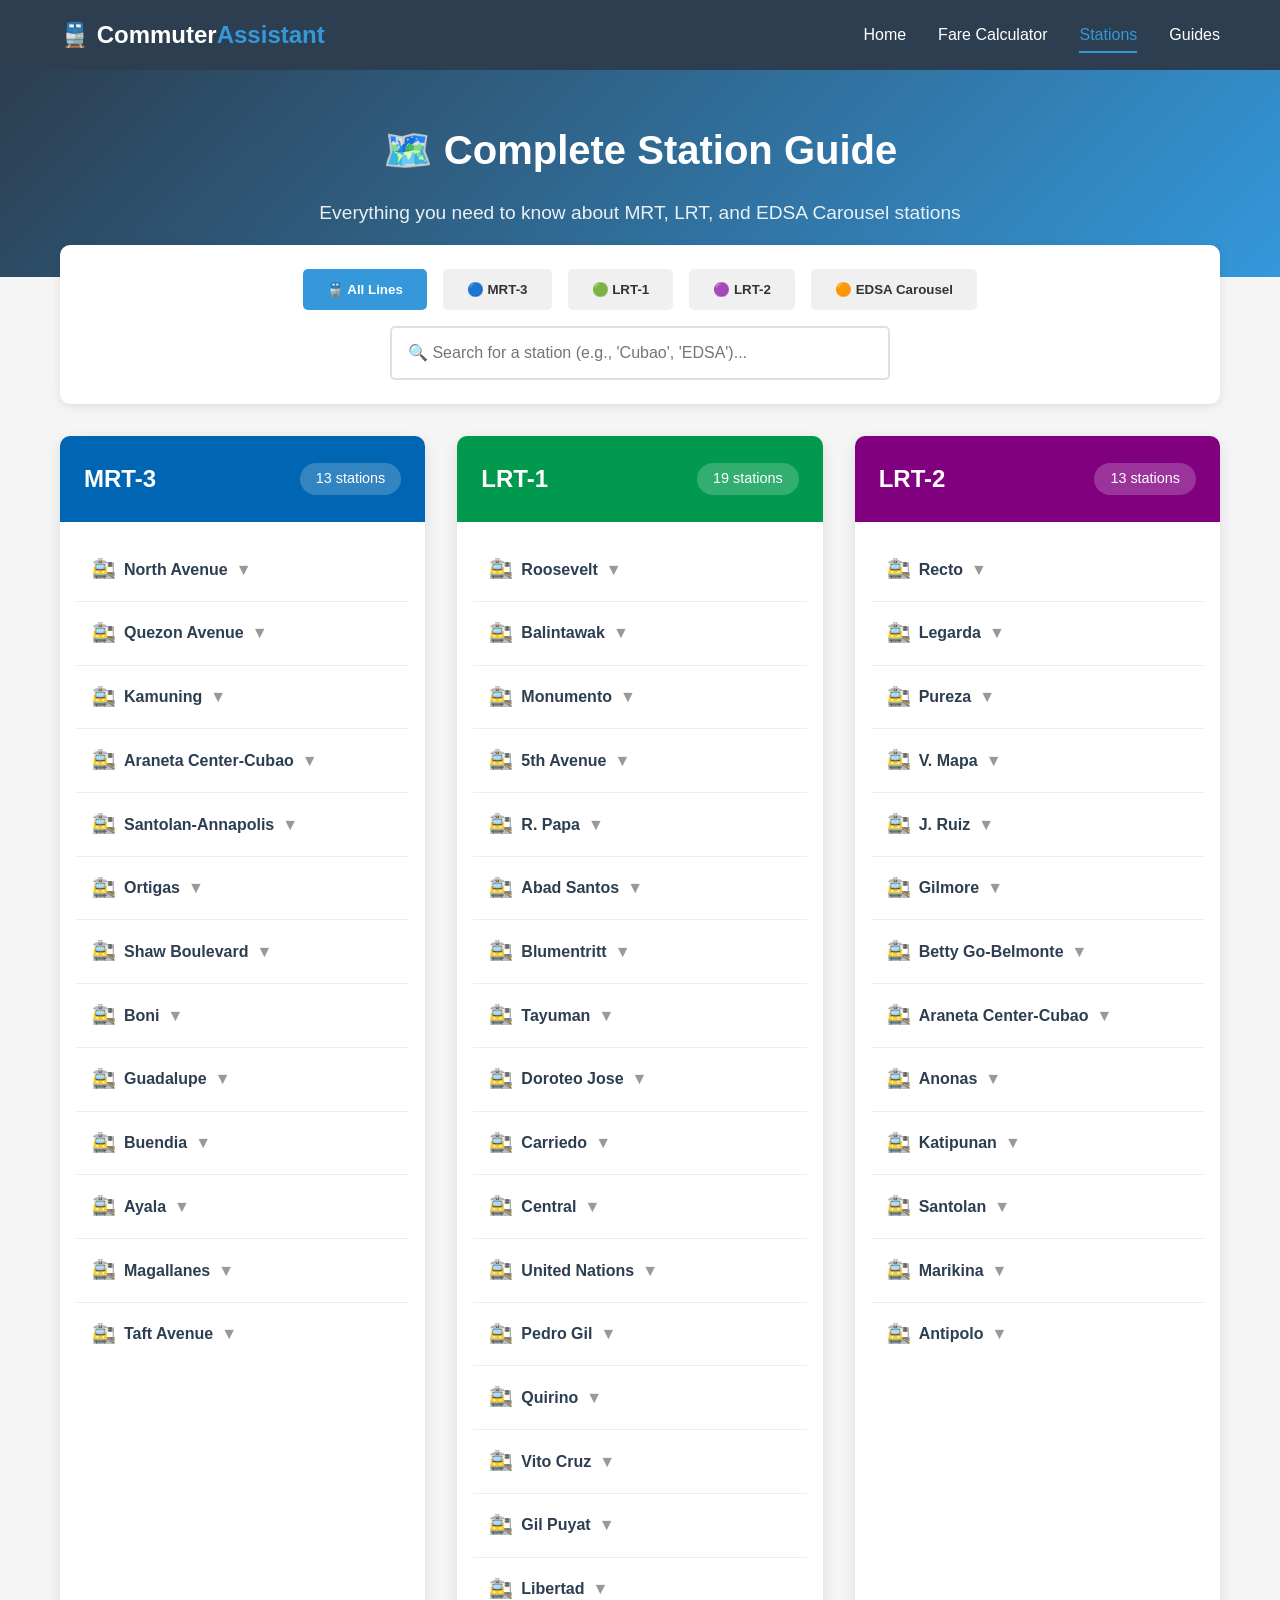
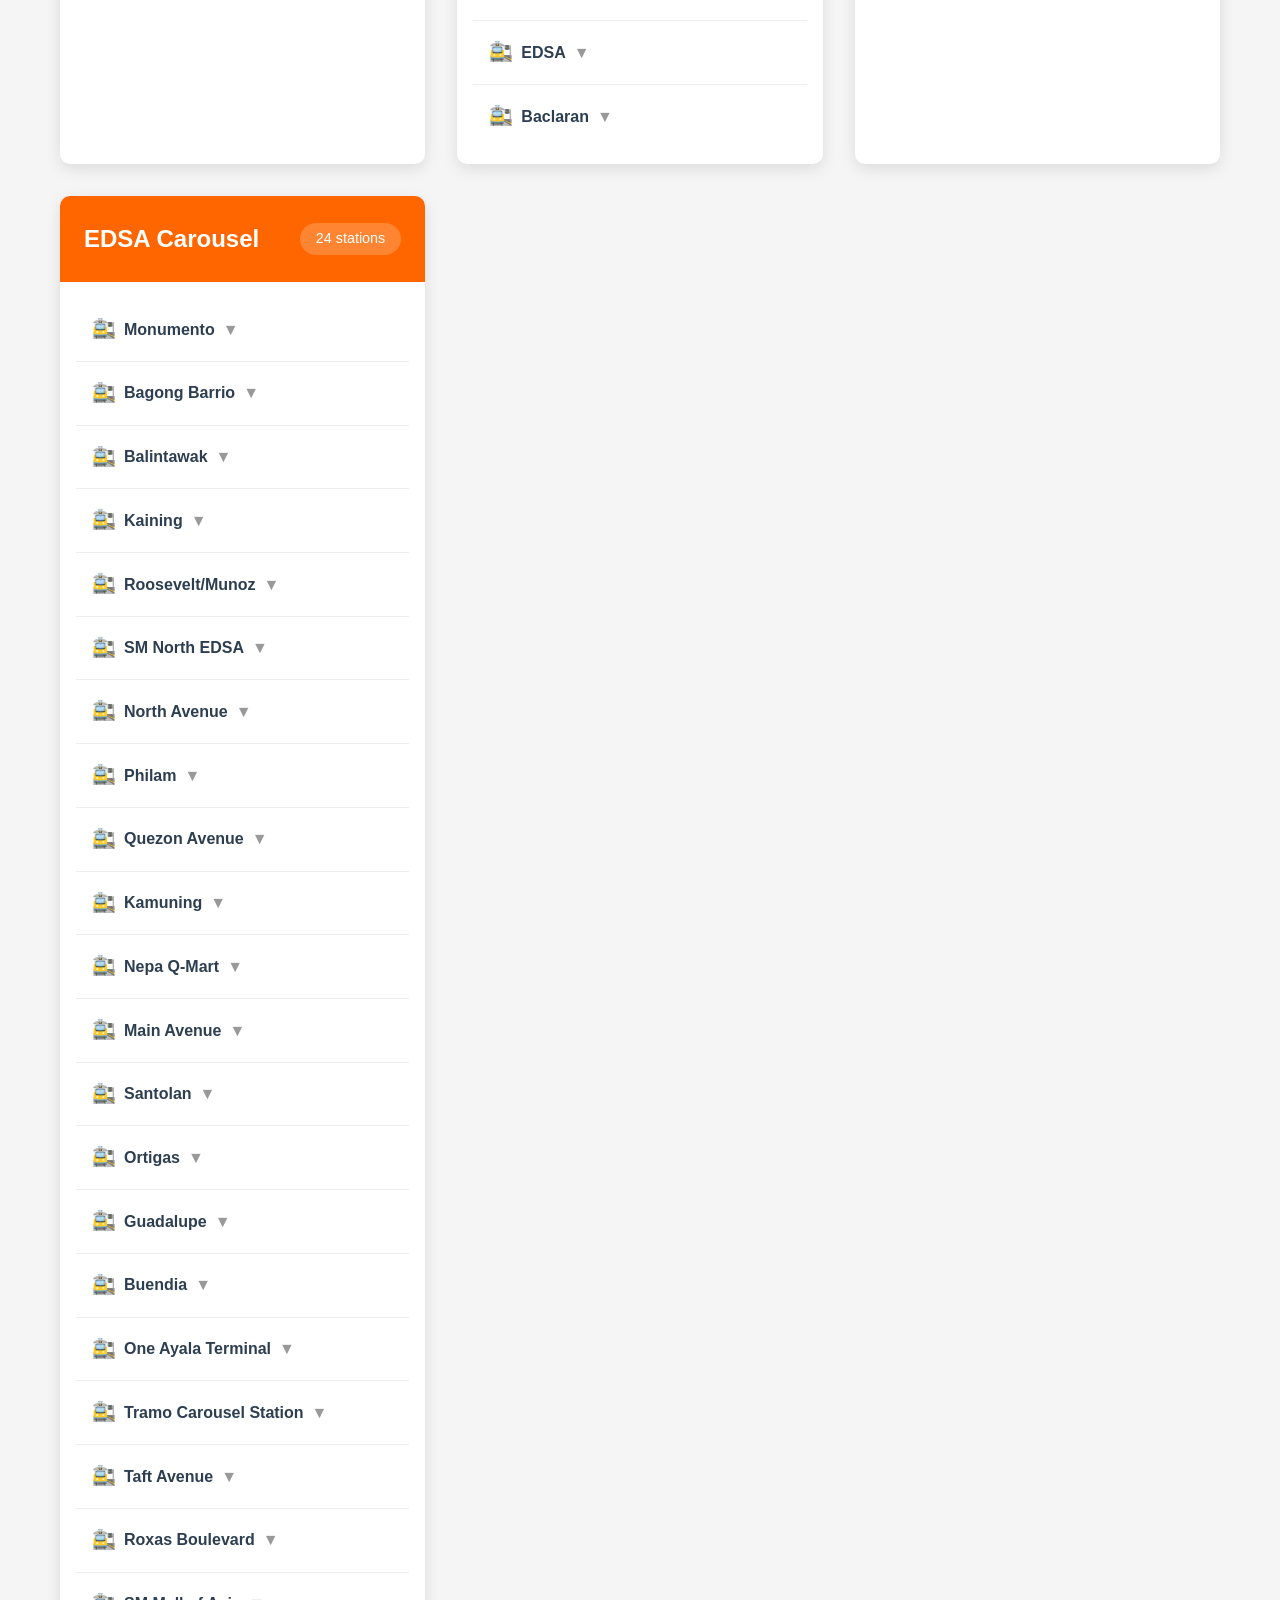
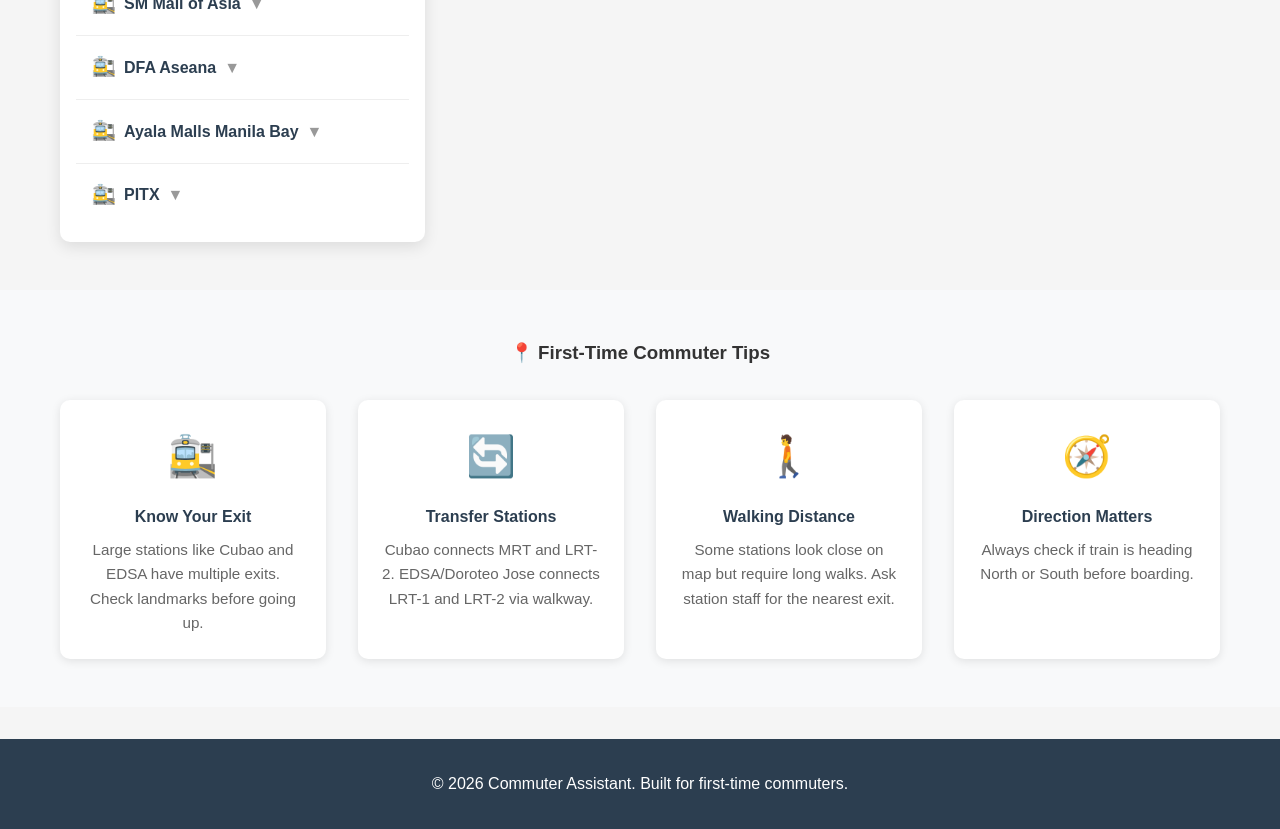
<file: stations.html>
<!DOCTYPE html>
<html lang="en">
<head>
    <meta charset="UTF-8">
    <meta name="viewport" content="width=device-width, initial-scale=1.0">
    <title>Station Guide | Commuter Assistant</title>
    <link rel="stylesheet" href="css/style.css">
    <style>
        /* Additional styles for stations page */
        .station-hero {
            background: linear-gradient(135deg, #2c3e50 0%, #3498db 100%);
            color: white;
            text-align: center;
            padding: 3rem 0;
        }

        .station-hero h2 {
            font-size: 2.5rem;
            margin-bottom: 1rem;
        }

        .station-hero p {
            font-size: 1.2rem;
            opacity: 0.9;
        }

        .line-filter {
            background: white;
            padding: 1.5rem;
            border-radius: 10px;
            box-shadow: 0 2px 10px rgba(0,0,0,0.1);
            margin-top: -2rem;
            margin-bottom: 2rem;
            position: relative;
            z-index: 10;
        }

        .filter-buttons {
            display: flex;
            justify-content: center;
            gap: 1rem;
            flex-wrap: wrap;
            margin-bottom: 1rem;
        }

        .filter-btn {
            padding: 0.8rem 1.5rem;
            border: none;
            border-radius: 5px;
            cursor: pointer;
            font-weight: 600;
            transition: all 0.3s;
            background: #f0f0f0;
            color: #333;
        }

        .filter-btn:hover {
            transform: translateY(-2px);
            box-shadow: 0 2px 5px rgba(0,0,0,0.2);
        }

        .filter-btn.active {
            background: #3498db;
            color: white;
        }

        .filter-btn[data-line="mrt3"].active { background: #0066b3; }
        .filter-btn[data-line="lrt1"].active { background: #00994d; }
        .filter-btn[data-line="lrt2"].active { background: #800080; }
        .filter-btn[data-line="edsacarousel"].active { background: #ff6600; }

        .search-box {
            max-width: 500px;
            margin: 0 auto;
        }

        .search-box input {
            width: 100%;
            padding: 1rem;
            border: 2px solid #e0e0e0;
            border-radius: 5px;
            font-size: 1rem;
            transition: border-color 0.3s;
        }

        .search-box input:focus {
            outline: none;
            border-color: #3498db;
        }

        .stations-container {
            display: grid;
            grid-template-columns: repeat(auto-fit, minmax(350px, 1fr));
            gap: 2rem;
            margin-top: 2rem;
        }

        .line-section {
            background: white;
            border-radius: 10px;
            overflow: hidden;
            box-shadow: 0 5px 15px rgba(0,0,0,0.1);
            transition: transform 0.3s;
        }

        .line-section:hover {
            transform: translateY(-5px);
        }

        .line-header {
            padding: 1.5rem;
            color: white;
            display: flex;
            justify-content: space-between;
            align-items: center;
        }

        .line-header.mrt3 { background: #0066b3; }
        .line-header.lrt1 { background: #00994d; }
        .line-header.lrt2 { background: #800080; }
        .line-header.edsacarousel { background: #ff6600; }

        .line-header h3 {
            font-size: 1.5rem;
            margin: 0;
        }

        .station-count {
            background: rgba(255,255,255,0.2);
            padding: 0.3rem 1rem;
            border-radius: 20px;
            font-size: 0.9rem;
        }

        .station-list {
            padding: 1rem;
        }

        .station-item {
            padding: 1rem;
            border-bottom: 1px solid #eee;
            cursor: pointer;
            transition: background 0.3s;
            position: relative;
        }

        .station-item:hover {
            background: #f8f9fa;
        }

        .station-item:last-child {
            border-bottom: none;
        }

        .station-name {
            font-weight: 600;
            color: #2c3e50;
            display: flex;
            align-items: center;
            gap: 0.5rem;
        }

        .station-name::before {
            content: "🚉";
            font-size: 1.2rem;
        }

        .station-details {
            margin-top: 0.5rem;
            font-size: 0.9rem;
            color: #666;
            display: none;
            padding-left: 2rem;
        }

        .station-item.expanded .station-details {
            display: block;
        }

        .landmark-tag {
            display: inline-block;
            background: #e8f4f8;
            color: #2c3e50;
            padding: 0.2rem 0.8rem;
            border-radius: 15px;
            margin: 0.2rem;
            font-size: 0.8rem;
        }

        .transfer-tag {
            display: inline-block;
            background: #fff3cd;
            color: #856404;
            padding: 0.2rem 0.8rem;
            border-radius: 15px;
            margin: 0.2rem;
            font-size: 0.8rem;
        }

        .station-tip {
            margin-top: 0.5rem;
            padding: 0.5rem;
            background: #f0f0f0;
            border-radius: 5px;
            font-style: italic;
        }

        .expand-icon {
            float: right;
            color: #999;
            transition: transform 0.3s;
        }

        .station-item.expanded .expand-icon {
            transform: rotate(180deg);
        }

        .no-results {
            text-align: center;
            padding: 3rem;
            background: white;
            border-radius: 10px;
            margin-top: 2rem;
        }

        .no-results p {
            font-size: 1.2rem;
            color: #666;
            margin-bottom: 1rem;
        }

        .quick-tips {
            background: #f8f9fa;
            padding: 3rem 0;
            margin-top: 3rem;
        }

        .tips-grid {
            display: grid;
            grid-template-columns: repeat(auto-fit, minmax(250px, 1fr));
            gap: 2rem;
            margin-top: 2rem;
        }

        .tip-card {
            background: white;
            padding: 1.5rem;
            border-radius: 10px;
            box-shadow: 0 2px 10px rgba(0,0,0,0.1);
            text-align: center;
        }

        .tip-icon {
            font-size: 2.5rem;
            margin-bottom: 1rem;
        }

        .tip-card h4 {
            margin-bottom: 0.5rem;
            color: #2c3e50;
        }

        .tip-card p {
            color: #666;
            font-size: 0.95rem;
        }

        @media (max-width: 768px) {
            .stations-container {
                grid-template-columns: 1fr;
            }
            
            .station-hero h2 {
                font-size: 2rem;
            }
        }
    </style>
</head>
<body>
    <header>
        <nav class="navbar">
            <div class="container">
                <h1 class="logo">🚆 Commuter<span>Assistant</span></h1>
                <ul class="nav-menu">
                    <li><a href="index.html">Home</a></li>
                    <li><a href="fare.html">Fare Calculator</a></li>
                    <li><a href="stations.html" class="active">Stations</a></li>
                    <li><a href="guides.html">Guides</a></li>
                </ul>
            </div>
        </nav>
    </header>

    <main>
        <section class="station-hero">
            <div class="container">
                <h2>🗺️ Complete Station Guide</h2>
                <p>Everything you need to know about MRT, LRT, and EDSA Carousel stations</p>
            </div>
        </section>

        <div class="container">
            <!-- Filter and Search -->
            <div class="line-filter">
                <div class="filter-buttons">
                    <button class="filter-btn active" data-line="all">🚆 All Lines</button>
                    <button class="filter-btn" data-line="mrt3">🔵 MRT-3</button>
                    <button class="filter-btn" data-line="lrt1">🟢 LRT-1</button>
                    <button class="filter-btn" data-line="lrt2">🟣 LRT-2</button>
                    <button class="filter-btn" data-line="edsacarousel">🟠 EDSA Carousel</button>
                </div>

                <div class="search-box">
                    <input type="text" id="station-search" placeholder="🔍 Search for a station (e.g., 'Cubao', 'EDSA')...">
                </div>
            </div>

            <!-- Stations Display -->
            <div id="stations-display">
                <!-- Will be populated by JavaScript -->
            </div>

            <!-- No Results Message (hidden by default) -->
            <div id="no-results" class="no-results" style="display: none;">
                <p>😕 No stations found matching your search</p>
                <button class="btn-primary" onclick="clearSearch()">Clear Search</button>
            </div>
        </div>

        <!-- Quick Tips for First-Timers -->
        <section class="quick-tips">
            <div class="container">
                <h3 style="text-align: center; margin-bottom: 1rem;">📍 First-Time Commuter Tips</h3>
                
                <div class="tips-grid">
                    <div class="tip-card">
                        <div class="tip-icon">🚉</div>
                        <h4>Know Your Exit</h4>
                        <p>Large stations like Cubao and EDSA have multiple exits. Check landmarks before going up.</p>
                    </div>

                    <div class="tip-card">
                        <div class="tip-icon">🔄</div>
                        <h4>Transfer Stations</h4>
                        <p>Cubao connects MRT and LRT-2. EDSA/Doroteo Jose connects LRT-1 and LRT-2 via walkway.</p>
                    </div>

                    <div class="tip-card">
                        <div class="tip-icon">🚶</div>
                        <h4>Walking Distance</h4>
                        <p>Some stations look close on map but require long walks. Ask station staff for the nearest exit.</p>
                    </div>

                    <div class="tip-card">
                        <div class="tip-icon">🧭</div>
                        <h4>Direction Matters</h4>
                        <p>Always check if train is heading North or South before boarding.</p>
                    </div>
                </div>
            </div>
        </section>
    </main>

    <footer>
        <div class="container">
            <p>&copy; 2026 Commuter Assistant. Built for first-time commuters.</p>
        </div>
    </footer>

    <script src="js/data.js"></script>
    <script>
        // Station Guide JavaScript
        
        document.addEventListener('DOMContentLoaded', function() {
            // Display all stations initially
            displayAllStations();
            
            // Setup filter buttons
            setupFilterButtons();
            
            // Setup search functionality
            setupSearch();
        });

        // Global variables
        let currentFilter = 'all';
        let currentSearchTerm = '';

        function displayAllStations() {
            const displayDiv = document.getElementById('stations-display');
            const lines = ['mrt3', 'lrt1', 'lrt2', 'edsacarousel'];
            
            let html = '<div class="stations-container">';
            
            lines.forEach(line => {
                html += generateStationSection(line);
            });
            
            html += '</div>';
            
            displayDiv.innerHTML = html;
            
            // Add click handlers for station items
            addStationClickHandlers();
        }

        function generateStationSection(line) {
            const lineData = transitData[line];
            if (!lineData) return '';
            
            const lineDisplayName = {
                'mrt3': 'MRT-3',
                'lrt1': 'LRT-1',
                'lrt2': 'LRT-2',
                'edsacarousel': 'EDSA Carousel'
            };
            
            let sectionHtml = `
                <div class="line-section" data-line="${line}">
                    <div class="line-header ${line}">
                        <h3>${lineDisplayName[line]}</h3>
                        <span class="station-count">${lineData.stations.length} stations</span>
                    </div>
                    <div class="station-list" id="station-list-${line}">
            `;
            
            // Add each station
            lineData.stations.forEach(station => {
                const landmarks = stationLandmarks[station] || [];
                const transfers = transferPoints[station] || [];
                const hasTransfer = transfers.length > 0;
                
                // Generate random tip (in real app, these would be predefined)
                const tips = [
                    "Busy during rush hour (7-9 AM, 5-8 PM)",
                    "Has elevator access",
                    "Near popular food spots",
                    "Long queue during payday",
                    "Has connecting walkway to nearby mall"
                ];
                const randomTip = tips[Math.floor(Math.random() * tips.length)];
                
                sectionHtml += `
                    <div class="station-item" data-station="${station}" data-line="${line}">
                        <div class="station-name">
                            ${station}
                            <span class="expand-icon">▼</span>
                        </div>
                        
                        <div class="station-details">
                            <div style="margin-bottom: 0.8rem;">
                                <strong>📍 Landmarks:</strong><br>
                                ${landmarks.length > 0 ? 
                                    landmarks.map(l => `<span class="landmark-tag">${l}</span>`).join(' ') : 
                                    '<span style="color: #999;">No landmarks recorded yet</span>'
                                }
                            </div>
                            
                            ${hasTransfer ? `
                                <div style="margin-bottom: 0.8rem;">
                                    <strong>🔄 Transfer to:</strong><br>
                                    ${transfers.map(t => `<span class="transfer-tag">${t}</span>`).join(' ')}
                                </div>
                            ` : ''}
                            
                            <div class="station-tip">
                                <strong>💡 Tip:</strong> ${randomTip}
                            </div>
                            
                            <div style="margin-top: 0.8rem; font-size: 0.8rem; color: #999;">
                                <span>📍 Line: ${lineDisplayName[line]}</span>
                            </div>
                        </div>
                    </div>
                `;
            });
            
            sectionHtml += `
                    </div>
                </div>
            `;
            
            return sectionHtml;
        }

        function addStationClickHandlers() {
            const stationItems = document.querySelectorAll('.station-item');
            
            stationItems.forEach(item => {
                item.addEventListener('click', function(e) {
                    // Toggle expanded class
                    this.classList.toggle('expanded');
                });
            });
        }

        function setupFilterButtons() {
            const buttons = document.querySelectorAll('.filter-btn');
            
            buttons.forEach(btn => {
                btn.addEventListener('click', function() {
                    // Remove active class from all buttons
                    buttons.forEach(b => b.classList.remove('active'));
                    
                    // Add active class to clicked button
                    this.classList.add('active');
                    
                    // Update current filter
                    currentFilter = this.dataset.line;
                    
                    // Apply filter
                    filterAndSearch();
                });
            });
        }

        function setupSearch() {
            const searchInput = document.getElementById('station-search');
            
            searchInput.addEventListener('input', function() {
                currentSearchTerm = this.value.toLowerCase().trim();
                filterAndSearch();
            });
        }

        function filterAndSearch() {
            const lineSections = document.querySelectorAll('.line-section');
            const noResultsDiv = document.getElementById('no-results');
            
            let visibleCount = 0;
            
            lineSections.forEach(section => {
                const line = section.dataset.line;
                const stationItems = section.querySelectorAll('.station-item');
                
                // Check if this line should be visible based on filter
                const lineVisible = currentFilter === 'all' || currentFilter === line;
                
                if (!lineVisible) {
                    section.style.display = 'none';
                    return;
                }
                
                section.style.display = 'block';
                
                // Filter stations within this line based on search
                let stationsVisible = 0;
                
                stationItems.forEach(item => {
                    const stationName = item.dataset.station.toLowerCase();
                    
                    if (currentSearchTerm === '' || stationName.includes(currentSearchTerm)) {
                        item.style.display = 'block';
                        stationsVisible++;
                    } else {
                        item.style.display = 'none';
                    }
                });
                
                // Hide entire line section if no stations match search
                if (stationsVisible === 0) {
                    section.style.display = 'none';
                } else {
                    visibleCount++;
                }
            });
            
            // Show/hide no results message
            if (visibleCount === 0) {
                noResultsDiv.style.display = 'block';
            } else {
                noResultsDiv.style.display = 'none';
            }
        }

        function clearSearch() {
            document.getElementById('station-search').value = '';
            currentSearchTerm = '';
            
            // Reset filter to 'all'
            document.querySelector('.filter-btn[data-line="all"]').click();
            
            filterAndSearch();
        }

        // Make clearSearch available globally
        window.clearSearch = clearSearch;

        // Add additional landmark data (extend the stationLandmarks object from data.js)
        const additionalLandmarks = {
            "North Avenue": ["SM North EDSA", "Trinoma", "Vertis North", "Sky Garden", "Mind Museum"],
            "Quezon Avenue": ["Quezon Memorial Circle", "PEA", "Centris", "Eastwood (via jeep)"],
            "Kamuning": ["GMA Network Center", "Kamuning Public Market", "Quezon City Hall"],
            "Araneta Center-Cubao": ["Gateway Mall", "Farmers Plaza", "Ali Mall", "Araneta Coliseum", "Cubao Expo"],
            "Santolan-Annapolis": ["Annapolis Plaza", "Santolan Town Plaza"],
            "Ortigas": ["Robinsons Galleria", "Ortigas CBD", "The Podium", "SM Megamall (via walkway)"],
            "Shaw Boulevard": ["Shangri-La Plaza", "EDSA Central", "Starmall"],
            "Boni": ["Boni Avenue", "SM Light", "Pioneer Center"],
            "Guadalupe": ["Rockwell (via jeep)", "Guadalupe Mall", "St. Therese Church"],
            "Buendia": ["PBCom Tower", "RCBC Plaza", "Ayala North Exchange"],
            "Ayala": ["Ayala Center", "Greenbelt", "SM Makati", "Glorietta", "Landmark"],
            "Magallanes": ["Magallanes Village", "Manila Polo Club"],
            "Taft Avenue": ["SM Manila", "St. Paul University", "DLSU", "CSB", "St. Scholastica's"],
            
            // LRT-1 landmarks
            "Roosevelt": ["SM City Fairview (via jeep)", "Ever Gotesco"],
            "Balintawak": ["Cloverleaf", "Balintawak Market"],
            "Monumento": ["Monumento Circle", "Bonifacio Monument", "Victory Mall", "MacArthur Highway"],
            "5th Avenue": ["5th Avenue", "Caloocan City Hall"],
            "Doroteo Jose": ["Isetann Recto", "Divisoria (via jeep)", "University Belt"],
            "Carriedo": ["Quiapo Church", "Quiapo Market", "Isetann Carriedo"],
            "Central": ["Manila City Hall", "Liwasang Bonifacio", "Lawton"],
            "United Nations": ["U.N. Avenue", "Rizal Park", "Manila Ocean Park"],
            "Pedro Gil": ["Pedro Gil Street", "Adamson University"],
            "Vito Cruz": ["Vito Cruz Street", "University of the Philippines (UP) Manila"],
            "Gil Puyat": ["Gil Puyat Avenue", "World Trade Center"],
            "Libertad": ["Libertad Market", "Pasay City Hall"],
            "EDSA": ["SM Mall of Asia (via jeep/bus)", "Taft Avenue", "MRT-3 Taft Station"],
            "Baclaran": ["Baclaran Church", "Baclaran Market", "Parañaque Terminal"],
            
            // LRT-2 landmarks
            "Recto": ["University Belt", "FEU", "UE", "Divisoria (via jeep)"],
            "Legarda": ["Legarda Street", "San Beda University"],
            "Pureza": ["Polytechnic University of the Philippines (PUP)"],
            "V. Mapa": ["V. Mapa Street", "University of the East (UE)"],
            "Gilmore": ["Gilmore IT Center", "St. Paul University"],
            "Katipunan": ["Ateneo de Manila University", "UP Town Center"],
            "Marikina": ["Marikina Sports Complex", "Riverbanks Center"],
            "Antipolo": ["Antipolo Cathedral", "Ynares Center", "Robinsons Antipolo"],
            
            // EDSA Carousel (mostly same as LRT-1 stations)
            "Monumento": ["Monumento Circle", "Victory Mall"],
            "Blumentritt": ["Blumentritt Market", "Jose Rizal University"],
            "Tayuman": ["Tayuman Street"],
            "Doroteo Jose": ["Isetann Recto", "Divisoria"],
            "Carriedo": ["Quiapo Church"],
            "Central": ["Manila City Hall"],
            "United Nations": ["Rizal Park"],
            "Pedro Gil": ["Adamson University"],
            "Vito Cruz": ["UP Manila"],
            "Gil Puyat": ["World Trade Center"],
            "Libertad": ["Pasay City Hall"],
            "EDSA": ["SM MOA", "Taft Avenue"],
            "Baclaran": ["Baclaran Church"]
        };
        
        // Merge additional landmarks with existing ones
        Object.assign(stationLandmarks, additionalLandmarks);
        
        // Add transfer points
        const additionalTransfers = {
            "Doroteo Jose": ["LRT-1", "LRT-2 (via walk to Recto)"],
            "Recto": ["LRT-2", "LRT-1 (via walk to Doroteo Jose)"],
            "EDSA": ["LRT-1", "MRT-3 (via walk to Taft)"],
            "Taft Avenue": ["MRT-3", "LRT-1 (via walk to EDSA)"],
            "Araneta Center-Cubao": ["MRT-3", "LRT-2"],
            "North Avenue": ["MRT-3", "EDSA Carousel (via walk)"],
            "Monumento": ["LRT-1", "EDSA Carousel"]
        };
        
        // Merge additional transfers
        Object.assign(transferPoints, additionalTransfers);
    </script>
</body>
</html>
</file>
<file: css/style.css>
/* Reset and Base Styles */
* {
    margin: 0;
    padding: 0;
    box-sizing: border-box;
}

body {
    font-family: 'Segoe UI', Tahoma, Geneva, Verdana, sans-serif;
    line-height: 1.6;
    color: #333;
    background-color: #f5f5f5;
}

.container {
    max-width: 1200px;
    margin: 0 auto;
    padding: 0 20px;
}

/* Navigation */
.navbar {
    background-color: #2c3e50;
    color: white;
    padding: 1rem 0;
    box-shadow: 0 2px 5px rgba(0,0,0,0.1);
}

.navbar .container {
    display: flex;
    justify-content: space-between;
    align-items: center;
}

.logo {
    font-size: 1.5rem;
    font-weight: bold;
}

.logo span {
    color: #3498db;
}

.nav-menu {
    display: flex;
    list-style: none;
    gap: 2rem;
}

.nav-menu a {
    color: white;
    text-decoration: none;
    padding: 0.5rem 0;
    transition: color 0.3s;
}

.nav-menu a:hover,
.nav-menu a.active {
    color: #3498db;
    border-bottom: 2px solid #3498db;
}

/* Hero Section */
.hero {
    background: linear-gradient(135deg, #667eea 0%, #764ba2 100%);
    color: white;
    text-align: center;
    padding: 4rem 0;
}

.hero h2 {
    font-size: 2.5rem;
    margin-bottom: 1rem;
}

.hero p {
    font-size: 1.2rem;
    opacity: 0.9;
}

/* Features Section */
.features {
    padding: 4rem 0;
}

.features h3 {
    text-align: center;
    margin-bottom: 3rem;
    font-size: 2rem;
}

.feature-grid {
    display: grid;
    grid-template-columns: repeat(auto-fit, minmax(250px, 1fr));
    gap: 2rem;
}

.feature-card {
    background: white;
    padding: 2rem;
    border-radius: 10px;
    text-align: center;
    box-shadow: 0 5px 15px rgba(0,0,0,0.1);
    cursor: pointer;
    transition: transform 0.3s, box-shadow 0.3s;
}

.feature-card:hover {
    transform: translateY(-5px);
    box-shadow: 0 8px 25px rgba(0,0,0,0.15);
}

.feature-icon {
    font-size: 3rem;
    margin-bottom: 1rem;
}

.feature-card h4 {
    margin-bottom: 0.5rem;
    color: #2c3e50;
}

.feature-card p {
    color: #666;
    font-size: 0.9rem;
}

/* Quick Planner */
.quick-planner {
    background: white;
    padding: 3rem 0;
}

.quick-planner h3 {
    text-align: center;
    margin-bottom: 2rem;
    font-size: 1.8rem;
}

.planner-box {
    max-width: 600px;
    margin: 0 auto;
    background: #f8f9fa;
    padding: 2rem;
    border-radius: 10px;
    box-shadow: 0 2px 10px rgba(0,0,0,0.1);
}

.form-group {
    margin-bottom: 1rem;
}

.form-group label {
    display: block;
    margin-bottom: 0.5rem;
    font-weight: 600;
    color: #2c3e50;
}

.form-group select {
    width: 100%;
    padding: 0.8rem;
    border: 1px solid #ddd;
    border-radius: 5px;
    font-size: 1rem;
}

.btn-primary {
    width: 100%;
    padding: 1rem;
    background: #3498db;
    color: white;
    border: none;
    border-radius: 5px;
    font-size: 1rem;
    font-weight: 600;
    cursor: pointer;
    transition: background 0.3s;
}

.btn-primary:hover {
    background: #2980b9;
}

/* Trip Result */
.trip-result {
    margin-top: 2rem;
    padding: 1.5rem;
    background: #e8f4f8;
    border-radius: 5px;
    border-left: 4px solid #3498db;
}

.trip-result h4 {
    margin-bottom: 1rem;
    color: #2c3e50;
}

.trip-result ol {
    margin-left: 1.5rem;
    color: #333;
}

.trip-result li {
    margin-bottom: 0.5rem;
}

/* Footer */
footer {
    background: #2c3e50;
    color: white;
    text-align: center;
    padding: 2rem 0;
    margin-top: 2rem;
}

/* Responsive Design */
@media (max-width: 768px) {
    .nav-menu {
        display: none; /* For mobile, you'd want a hamburger menu */
    }
    
    .hero h2 {
        font-size: 2rem;
    }
    
    .feature-grid {
        grid-template-columns: 1fr;
    }
}
</file>
